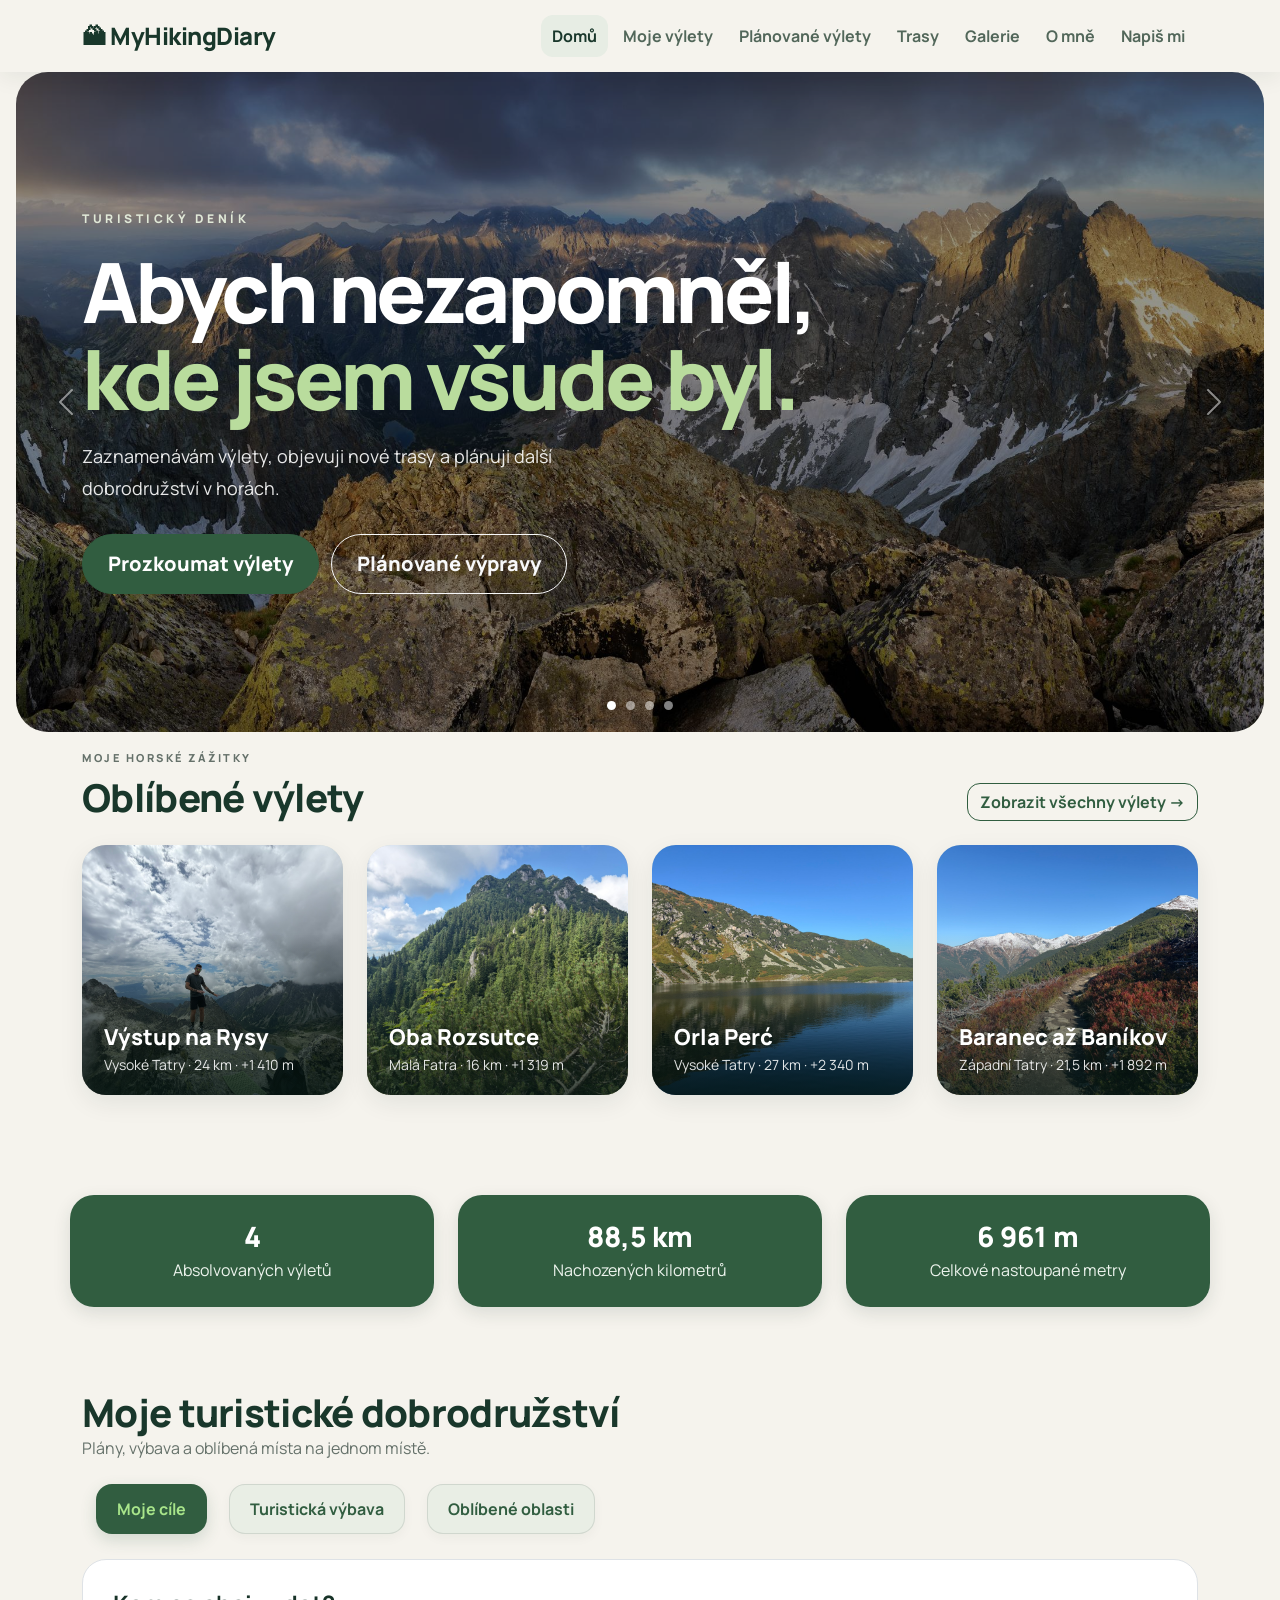
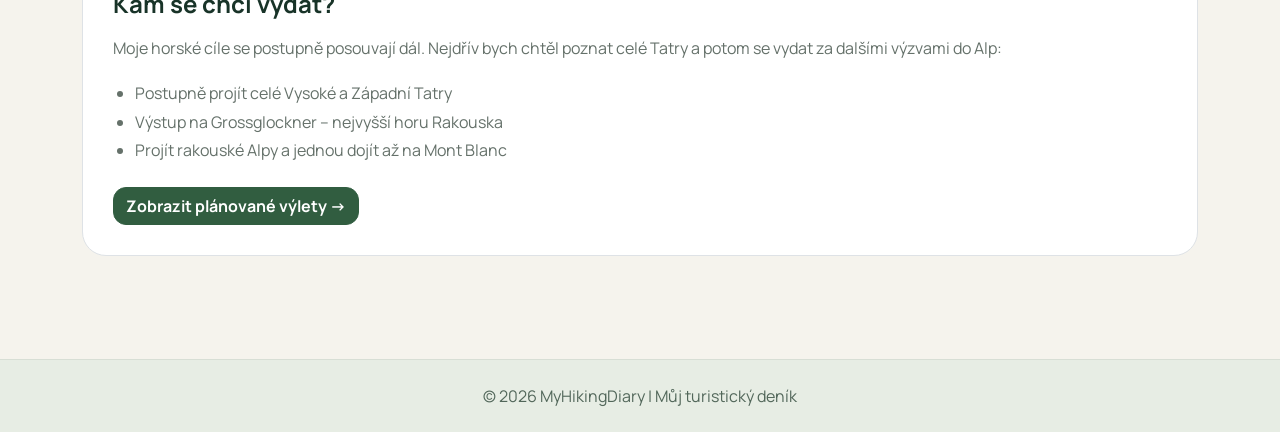
<file: index.html>
<!DOCTYPE html>
<html lang="cs">

<head>
    <meta charset="UTF-8">
    <meta name="viewport" content="width=device-width, initial-scale=1.0">

    <title>MyHikingDiary | Můj turistický deník</title>

    <!-- Font Manrope -->
<link rel="preconnect" href="https://fonts.googleapis.com">
<link rel="preconnect" href="https://fonts.gstatic.com" crossorigin>
<link href="https://fonts.googleapis.com/css2?family=Manrope:wght@400;500;600;700;800&display=swap" rel="stylesheet">

<!-- Bootstrap CSS -->
    <link
        href="https://cdn.jsdelivr.net/npm/bootstrap@5.3.3/dist/css/bootstrap.min.css"
        rel="stylesheet">

    <!-- Vlastní CSS -->
    <link rel="stylesheet" href="css/style.css">
</head>

<body>

    <!-- NAVIGACE -->
    <nav class="navbar navbar-expand-lg navbar-light sticky-top">
    <div class="container">
        <a class="navbar-brand fw-bold" href="index.html">🏔 MyHikingDiary</a>
        <button class="navbar-toggler" type="button" data-bs-toggle="collapse" data-bs-target="#menu" aria-controls="menu" aria-expanded="false" aria-label="Otevřít navigaci">
            <span class="navbar-toggler-icon"></span>
        </button>
        <div class="collapse navbar-collapse" id="menu">
            <ul class="navbar-nav ms-auto"><li class="nav-item"><a class="nav-link active" href="index.html">Domů</a></li>
<li class="nav-item"><a class="nav-link" href="vylety.html">Moje výlety</a></li>
<li class="nav-item"><a class="nav-link" href="plany.html">Plánované výlety</a></li>
<li class="nav-item"><a class="nav-link" href="trasy.html">Trasy</a></li>
<li class="nav-item"><a class="nav-link" href="galerie.html">Galerie</a></li>
<li class="nav-item"><a class="nav-link" href="omne.html">O mně</a></li>
<li class="nav-item"><a class="nav-link" href="kontakt.html">Napiš mi</a></li>
</ul>
        </div>
    </div>
</nav>


    <!-- ÚVODNÍ BOOTSTRAP CAROUSEL -->
    <section id="heroCarousel"
        class="carousel slide"
        data-bs-ride="carousel"
        data-bs-interval="5000"
        data-bs-wrap="true">

        <!-- Indikátory -->
        <div class="carousel-indicators">

            <button type="button"
                data-bs-target="#heroCarousel"
                data-bs-slide-to="0"
                class="active"
                aria-current="true"
                aria-label="Fotografie 1">
            </button>

            <button type="button"
                data-bs-target="#heroCarousel"
                data-bs-slide-to="1"
                aria-label="Fotografie 2">
            </button>

            <button type="button"
                data-bs-target="#heroCarousel"
                data-bs-slide-to="2"
                aria-label="Fotografie 3">
            </button>

            <button type="button"
                data-bs-target="#heroCarousel"
                data-bs-slide-to="3"
                aria-label="Fotografie 4">
            </button>

        </div>


        <!-- Fotografie -->
        <div class="carousel-inner">

            <div class="carousel-item active">
                <img
                    src="images/uvod1.jpg"
                    class="hero-image"
                    alt="Vysoké Tatry">
            </div>

            <div class="carousel-item">
                <img
                    src="images/uvod2.jpg"
                    class="hero-image"
                    alt="Lysá hora">
            </div>

            <div class="carousel-item">
                <img
                    src="images/uvod3.jpg"
                    class="hero-image"
                    alt="Alpské jezero">
            </div>

            <div class="carousel-item">
                <img
                    src="images/uvod4.jpg"
                    class="hero-image"
                    alt="Grossglockner">
            </div>

        </div>


        <!-- Text přes fotografie -->
        <div class="hero-overlay">

            <div class="container">

                <p class="hero-label">
                    TURISTICKÝ DENÍK
                </p>

                <h1>
                    Abych nezapomněl,<br>
                    <span>kde jsem všude byl.</span>
                </h1>

                <p class="hero-text">
                    Zaznamenávám výlety, objevuji nové trasy
                    a plánuji další dobrodružství v horách.
                </p>

                <div class="hero-actions">
                    <a href="vylety.html" class="btn btn-success btn-lg">Prozkoumat výlety</a>
                    <a href="plany.html" class="btn btn-outline-light btn-lg">Plánované výpravy</a>
                </div>

            </div>

        </div>


        <!-- Šipka zpět -->
        <button
            class="carousel-control-prev"
            type="button"
            data-bs-target="#heroCarousel"
            data-bs-slide="prev"
            aria-label="Předchozí fotografie">

            <span class="carousel-control-prev-icon"
                aria-hidden="true"></span>

        </button>


        <!-- Šipka vpřed -->
        <button
            class="carousel-control-next"
            type="button"
            data-bs-target="#heroCarousel"
            data-bs-slide="next"
            aria-label="Další fotografie">

            <span class="carousel-control-next-icon"
                aria-hidden="true"></span>

        </button>

    </section>


    <!-- STATISTIKY -->
    
    <!-- ABSOLVOVANÉ VÝLETY -->
    <section class="featured-section container">
        <div class="section-heading featured-heading">
            <div>
                <p class="eyebrow">MOJE HORSKÉ ZÁŽITKY</p>
                <h2>Oblíbené výlety</h2>
            </div>
            <a href="vylety.html" class="btn btn-outline-success">Zobrazit všechny výlety →</a>
        </div>
        <div class="row g-4">
            <div class="col-12 col-sm-6 col-xl-3">
                <a href="vylety.html" class="featured-card" data-completed-hike data-distance="24" data-ascent="1410">
                    <img src="images/rysy1.JPEG" alt="Výhledy z výstupu na Rysy">
                    <span class="featured-card-shade"></span>
                    <span class="featured-card-caption"><strong>Výstup na Rysy</strong><small>Vysoké Tatry · 24 km · +1 410 m</small></span>
                </a>
            </div>
            <div class="col-12 col-sm-6 col-xl-3">
                <a href="vylety.html" class="featured-card" data-completed-hike data-distance="16" data-ascent="1319">
                    <img src="images/fatra1.JPEG" alt="Horská krajina Malé Fatry">
                    <span class="featured-card-shade"></span>
                    <span class="featured-card-caption"><strong>Oba Rozsutce</strong><small>Malá Fatra · 16 km · +1 319 m</small></span>
                </a>
            </div>
            <div class="col-12 col-sm-6 col-xl-3">
                <a href="vylety.html" class="featured-card" data-completed-hike data-distance="27" data-ascent="2340">
                    <img src="images/perc1.JPEG" alt="Hřebenová trasa Orla Perć">
                    <span class="featured-card-shade"></span>
                    <span class="featured-card-caption"><strong>Orla Perć</strong><small>Vysoké Tatry · 27 km · +2 340 m</small></span>
                </a>
            </div>
            <div class="col-12 col-sm-6 col-xl-3">
                <a href="vylety.html" class="featured-card" data-completed-hike data-distance="21.5" data-ascent="1892">
                    <img src="images/zapadni1.JPEG" alt="Hřeben Západních Tater">
                    <span class="featured-card-shade"></span>
                    <span class="featured-card-caption"><strong>Baranec až Baníkov</strong><small>Západní Tatry · 21,5 km · +1 892 m</small></span>
                </a>
            </div>
        </div>
    </section>

    <!-- STATISTIKY SE POČÍTAJÍ Z ABSOLVOVANÝCH VÝLETŮ VÝŠE -->
    <section class="stats-section container">
        <div class="row g-4 text-center">
            <div class="col-md-4">
                <div class="stat-card">
                    <h3 id="completedHikesCount">4</h3>
                    <p>Absolvovaných výletů</p>
                </div>
            </div>
            <div class="col-md-4">
                <div class="stat-card">
                    <h3 id="completedHikesDistance">88,5 km</h3>
                    <p>Nachozených kilometrů</p>
                </div>
            </div>
            <div class="col-md-4">
                <div class="stat-card">
                    <h3 id="completedHikesAscent">6 961 m</h3>
                    <p>Celkové nastoupané metry</p>
                </div>
            </div>
        </div>
    </section>

<!-- PŘEPÍNACÍ ZÁLOŽKY -->
<section class="container tabs-section py-5">

    <div class="section-heading mb-4">
        <h2>Moje turistické dobrodružství</h2>
        <p>Plány, výbava a oblíbená místa na jednom místě.</p>
    </div>

    <!-- TLAČÍTKA ZÁLOŽEK -->
    <ul class="nav nav-tabs" id="myHikeTabs" role="tablist">

        <li class="nav-item" role="presentation">
            <button class="nav-link active"
                id="goals-tab"
                data-bs-toggle="tab"
                data-bs-target="#goals"
                type="button"
                role="tab"
                aria-controls="goals"
                aria-selected="true">
                Moje cíle
            </button>
        </li>

        <li class="nav-item" role="presentation">
            <button class="nav-link"
                id="equipment-tab"
                data-bs-toggle="tab"
                data-bs-target="#equipment"
                type="button"
                role="tab"
                aria-controls="equipment"
                aria-selected="false">
                Turistická výbava
            </button>
        </li>

        <li class="nav-item" role="presentation">
            <button class="nav-link"
                id="areas-tab"
                data-bs-toggle="tab"
                data-bs-target="#areas"
                type="button"
                role="tab"
                aria-controls="areas"
                aria-selected="false">
                Oblíbené oblasti
            </button>
        </li>

    </ul>


    <!-- OBSAH ZÁLOŽEK -->
    <div class="tab-content hike-tab-content" id="myHikeTabsContent">

        <!-- ZÁLOŽKA 1 -->
        <div class="tab-pane fade show active"
            id="goals"
            role="tabpanel"
            aria-labelledby="goals-tab"
            tabindex="0">

            <h3>Kam se chci vydat?</h3>

            <p>
                Moje horské cíle se postupně posouvají dál.
                Nejdřív bych chtěl poznat celé Tatry a potom se vydat za dalšími výzvami do Alp:
            </p>

            <ul>
                <li>Postupně projít celé Vysoké a Západní Tatry</li>
                <li>Výstup na Grossglockner – nejvyšší horu Rakouska</li>
                <li>Projít rakouské Alpy a jednou dojít až na Mont Blanc</li>
            </ul>

            <a href="plany.html" class="btn btn-success">
                Zobrazit plánované výlety →
            </a>

        </div>


        <!-- ZÁLOŽKA 2 -->
        <div class="tab-pane fade"
            id="equipment"
            role="tabpanel"
            aria-labelledby="equipment-tab"
            tabindex="0">

            <h3>Co si beru na túru?</h3>

            <p>
                Dobrá příprava a správná výbava jsou základem
                každého bezpečného horského výletu.
            </p>

            <ul>
                <li>Pohodlné turistické boty</li>
                <li>Turistický batoh</li>
                <li>Dostatek vody a jídla</li>
                <li>Mapa nebo navigace</li>
                <li>Vhodné oblečení a pláštěnka</li>
            </ul>

        </div>


        <!-- ZÁLOŽKA 3 -->
        <div class="tab-pane fade"
            id="areas"
            role="tabpanel"
            aria-labelledby="areas-tab"
            tabindex="0">

            <h3>Moje oblíbené oblasti</h3>

            <p>
                Nejraději objevuji horskou přírodu
                a místa s krásnými výhledy.
            </p>

            <ul>
                <li>Vysoké Tatry – horské štíty a plesa</li>
                <li>Beskydy – lesy a horské hřebeny</li>
                <li>Alpy – vysoké vrcholy a horská jezera</li>
            </ul>

            <a href="galerie.html" class="btn btn-outline-success">
                Prohlédnout galerii →
            </a>

        </div>

    </div>

</section>


    <!-- PATIČKA -->
    <footer class="text-center py-4">

        <p class="mb-0">
            © 2026 MyHikingDiary | Můj turistický deník
        </p>

    </footer>



    <script>
        // Souhrn se automaticky počítá z karet označených jako absolvované výlety.
        document.addEventListener('DOMContentLoaded', function () {
            const hikes = Array.from(document.querySelectorAll('[data-completed-hike]'));
            const totalDistance = hikes.reduce((sum, hike) => sum + Number(hike.dataset.distance || 0), 0);
            const totalAscent = hikes.reduce((sum, hike) => sum + Number(hike.dataset.ascent || 0), 0);
            const format = number => new Intl.NumberFormat('cs-CZ', { maximumFractionDigits: 1 }).format(number);

            document.getElementById('completedHikesCount').textContent = hikes.length;
            document.getElementById('completedHikesDistance').textContent = format(totalDistance) + ' km';
            document.getElementById('completedHikesAscent').textContent = format(totalAscent) + ' m';
        });
    </script>

    <!-- Bootstrap JavaScript -->
    <script src="https://cdn.jsdelivr.net/npm/bootstrap@5.3.3/dist/js/bootstrap.bundle.min.js"></script>

</body>
</html>
</file>
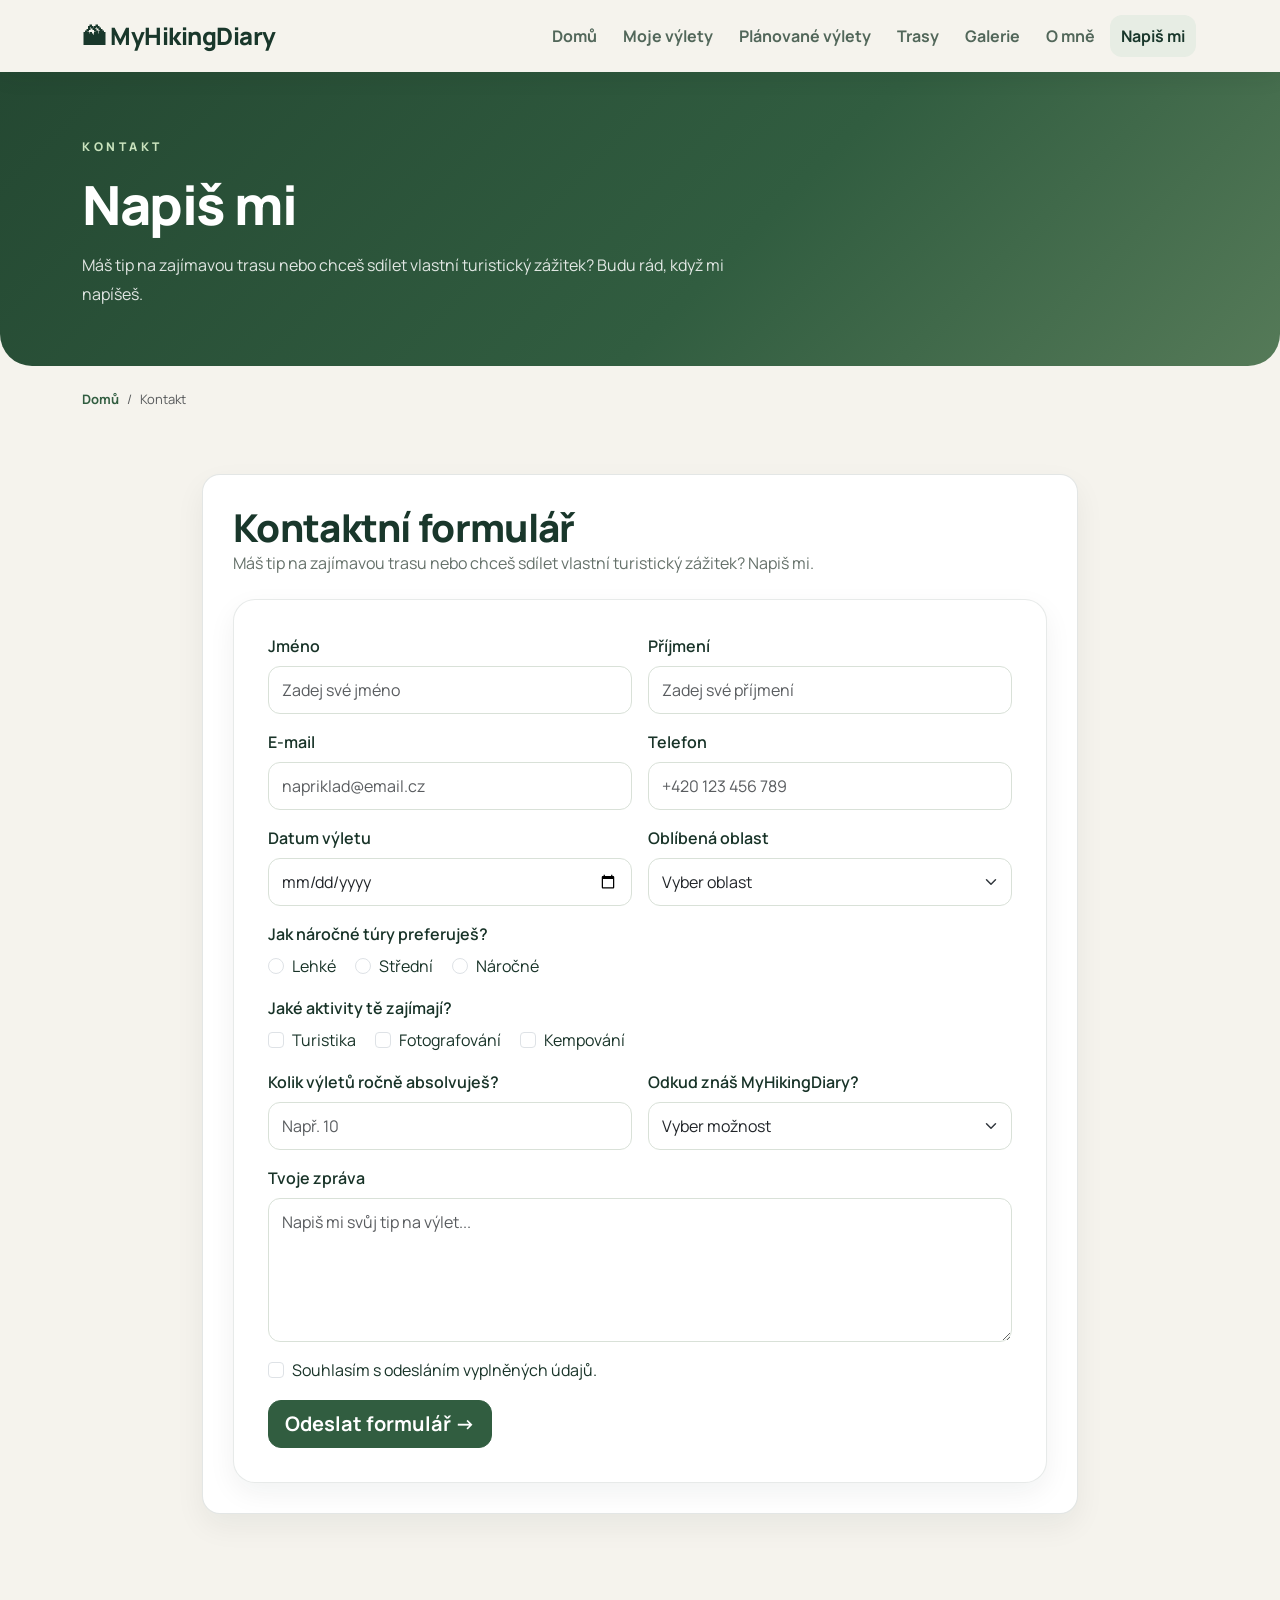
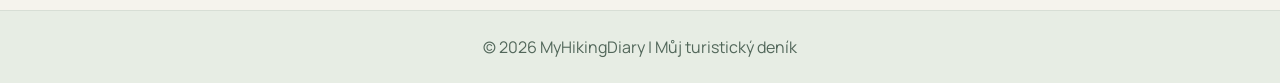
<file: kontakt.html>
<!DOCTYPE html>
<html lang="cs">

<head>
    <meta charset="UTF-8">
    <meta name="viewport" content="width=device-width, initial-scale=1.0">

    <!-- Jednotné písmo Manrope -->
    <link rel="preconnect" href="https://fonts.googleapis.com">
    <link rel="preconnect" href="https://fonts.gstatic.com" crossorigin>
    <link href="https://fonts.googleapis.com/css2?family=Manrope:wght@400;500;600;700;800&display=swap" rel="stylesheet">

    <title>Napiš mi | MyHikingDiary</title>

    <link href="https://cdn.jsdelivr.net/npm/bootstrap@5.3.3/dist/css/bootstrap.min.css"
        rel="stylesheet">

    <link rel="stylesheet" href="css/style.css">
</head>

<body>

    <!-- NAVIGACE -->
    <nav class="navbar navbar-expand-lg navbar-light sticky-top">
    <div class="container">
        <a class="navbar-brand fw-bold" href="index.html">🏔 MyHikingDiary</a>
        <button class="navbar-toggler" type="button" data-bs-toggle="collapse" data-bs-target="#menu" aria-controls="menu" aria-expanded="false" aria-label="Otevřít navigaci">
            <span class="navbar-toggler-icon"></span>
        </button>
        <div class="collapse navbar-collapse" id="menu">
            <ul class="navbar-nav ms-auto"><li class="nav-item"><a class="nav-link" href="index.html">Domů</a></li>
<li class="nav-item"><a class="nav-link" href="vylety.html">Moje výlety</a></li>
<li class="nav-item"><a class="nav-link" href="plany.html">Plánované výlety</a></li>
<li class="nav-item"><a class="nav-link" href="trasy.html">Trasy</a></li>
<li class="nav-item"><a class="nav-link" href="galerie.html">Galerie</a></li>
<li class="nav-item"><a class="nav-link" href="omne.html">O mně</a></li>
<li class="nav-item"><a class="nav-link active" href="kontakt.html">Napiš mi</a></li>
</ul>
        </div>
    </div>
</nav>


    <!-- HLAVIČKA -->
    <header class="subpage-header">
        <div class="container">
            <p class="hero-label">KONTAKT</p>
            <h1>Napiš mi</h1>
            <p>Máš tip na zajímavou trasu nebo chceš sdílet vlastní turistický zážitek? Budu rád, když mi napíšeš.</p>
        </div>
    </header>


    <!-- DROBEČKOVÁ NAVIGACE -->
    <div class="container mt-4">

        <nav aria-label="breadcrumb">
            <ol class="breadcrumb">

                <li class="breadcrumb-item">
                    <a href="index.html">Domů</a>
                </li>

                <li class="breadcrumb-item active" aria-current="page">
                    Kontakt
                </li>

            </ol>
        </nav>

    </div>


    <!-- O PROJEKTU -->
    <main class="container py-5 about-contact-main">

        <!-- KONTAKTNÍ FORMULÁŘ -->
        <section id="formular" class="contact-section">

            <div class="section-heading mb-4">
                <h2>Kontaktní formulář</h2>

                <p>
                    Máš tip na zajímavou trasu nebo chceš sdílet
                    vlastní turistický zážitek? Napiš mi.
                </p>
            </div>


            <form id="contactForm" class="contact-form">

                <div class="row g-3">

                    <!-- 1 -->
                    <div class="col-12 col-md-6">
                        <label for="jmeno" class="form-label">Jméno</label>
                        <input type="text" class="form-control"
                            id="jmeno" name="jmeno"
                            placeholder="Zadej své jméno" required>
                    </div>

                    <!-- 2 -->
                    <div class="col-12 col-md-6">
                        <label for="prijmeni" class="form-label">Příjmení</label>
                        <input type="text" class="form-control"
                            id="prijmeni" name="prijmeni"
                            placeholder="Zadej své příjmení" required>
                    </div>

                    <!-- 3 -->
                    <div class="col-12 col-md-6">
                        <label for="email" class="form-label">E-mail</label>
                        <input type="email" class="form-control"
                            id="email" name="email"
                            placeholder="napriklad@email.cz" required>
                    </div>

                    <!-- 4 -->
                    <div class="col-12 col-md-6">
                        <label for="telefon" class="form-label">Telefon</label>
                        <input type="tel" class="form-control"
                            id="telefon" name="telefon"
                            placeholder="+420 123 456 789">
                    </div>

                    <!-- 5 -->
                    <div class="col-12 col-md-6">
                        <label for="datum" class="form-label">Datum výletu</label>
                        <input type="date" class="form-control"
                            id="datum" name="datum">
                    </div>

                    <!-- 6 -->
                    <div class="col-12 col-md-6">
                        <label for="oblast" class="form-label">Oblíbená oblast</label>
                        <select class="form-select" id="oblast" name="oblast">
                            <option value="">Vyber oblast</option>
                            <option>Krkonoše</option>
                            <option>Beskydy</option>
                            <option>Jeseníky</option>
                            <option>Vysoké Tatry</option>
                            <option>Alpy</option>
                            <option>Jiná oblast</option>
                        </select>
                    </div>

                    <!-- 7 -->
                    <div class="col-12">
                        <label class="form-label d-block">
                            Jak náročné túry preferuješ?
                        </label>

                        <div class="form-check form-check-inline">
                            <input class="form-check-input"
                                type="radio" name="obtiznost"
                                id="lehka" value="Lehká">
                            <label class="form-check-label" for="lehka">
                                Lehké
                            </label>
                        </div>

                        <div class="form-check form-check-inline">
                            <input class="form-check-input"
                                type="radio" name="obtiznost"
                                id="stredni" value="Střední">
                            <label class="form-check-label" for="stredni">
                                Střední
                            </label>
                        </div>

                        <div class="form-check form-check-inline">
                            <input class="form-check-input"
                                type="radio" name="obtiznost"
                                id="narocna" value="Náročná">
                            <label class="form-check-label" for="narocna">
                                Náročné
                            </label>
                        </div>
                    </div>

                    <!-- 8 -->
                    <div class="col-12">
                        <label class="form-label d-block">
                            Jaké aktivity tě zajímají?
                        </label>

                        <div class="form-check form-check-inline">
                            <input class="form-check-input"
                                type="checkbox" id="turistika"
                                name="aktivity" value="Turistika">
                            <label class="form-check-label" for="turistika">
                                Turistika
                            </label>
                        </div>

                        <div class="form-check form-check-inline">
                            <input class="form-check-input"
                                type="checkbox" id="foceni"
                                name="aktivity" value="Fotografování">
                            <label class="form-check-label" for="foceni">
                                Fotografování
                            </label>
                        </div>

                        <div class="form-check form-check-inline">
                            <input class="form-check-input"
                                type="checkbox" id="kempovani"
                                name="aktivity" value="Kempování">
                            <label class="form-check-label" for="kempovani">
                                Kempování
                            </label>
                        </div>
                    </div>

                    <!-- 9 -->
                    <div class="col-12 col-md-6">
                        <label for="pocet" class="form-label">
                            Kolik výletů ročně absolvuješ?
                        </label>

                        <input type="number" class="form-control"
                            id="pocet" name="pocet"
                            min="0" max="365" placeholder="Např. 10">
                    </div>

                    <!-- 10 -->
                    <div class="col-12 col-md-6">
                        <label for="zdroj" class="form-label">
                            Odkud znáš MyHikingDiary?
                        </label>

                        <select class="form-select" id="zdroj" name="zdroj">
                            <option value="">Vyber možnost</option>
                            <option>Internet</option>
                            <option>Sociální sítě</option>
                            <option>Od známých</option>
                            <option>Jiné</option>
                        </select>
                    </div>

                    <!-- 11 -->
                    <div class="col-12">
                        <label for="zprava" class="form-label">
                            Tvoje zpráva
                        </label>

                        <textarea class="form-control"
                            id="zprava" name="zprava"
                            rows="5"
                            placeholder="Napiš mi svůj tip na výlet..."
                            required></textarea>
                    </div>

                    <!-- 12 -->
                    <div class="col-12">
                        <div class="form-check">
                            <input class="form-check-input"
                                type="checkbox"
                                id="souhlas" name="souhlas" required>

                            <label class="form-check-label" for="souhlas">
                                Souhlasím s odesláním vyplněných údajů.
                            </label>
                        </div>
                    </div>

                    <!-- ODESLÁNÍ -->
                    <div class="col-12">
                        <button type="submit" class="btn btn-success btn-lg">
                            Odeslat formulář →
                        </button>
                    </div>

                </div>

            </form>

            <div id="formMessage" class="alert alert-success mt-4 d-none"
                role="status">
                Formulář byl úspěšně vyplněn.
            </div>

        </section>

    </main>


    <!-- PATIČKA -->
    <footer class="text-center py-4 mt-5">
        <p class="mb-0">© 2026 MyHikingDiary | Můj turistický deník</p>
    </footer>


    <!-- BOOTSTRAP JAVASCRIPT -->
    <script src="https://cdn.jsdelivr.net/npm/bootstrap@5.3.3/dist/js/bootstrap.bundle.min.js"></script>

    <!-- UKÁZKOVÉ ODESLÁNÍ FORMULÁŘE -->
    <script>
        const contactForm = document.getElementById('contactForm');
        const formMessage = document.getElementById('formMessage');

        contactForm.addEventListener('submit', function (event) {
            event.preventDefault();

            if (!contactForm.checkValidity()) {
                contactForm.reportValidity();
                return;
            }

            formMessage.classList.remove('d-none');
            contactForm.reset();
        });
    </script>

</body>
</html>
</file>
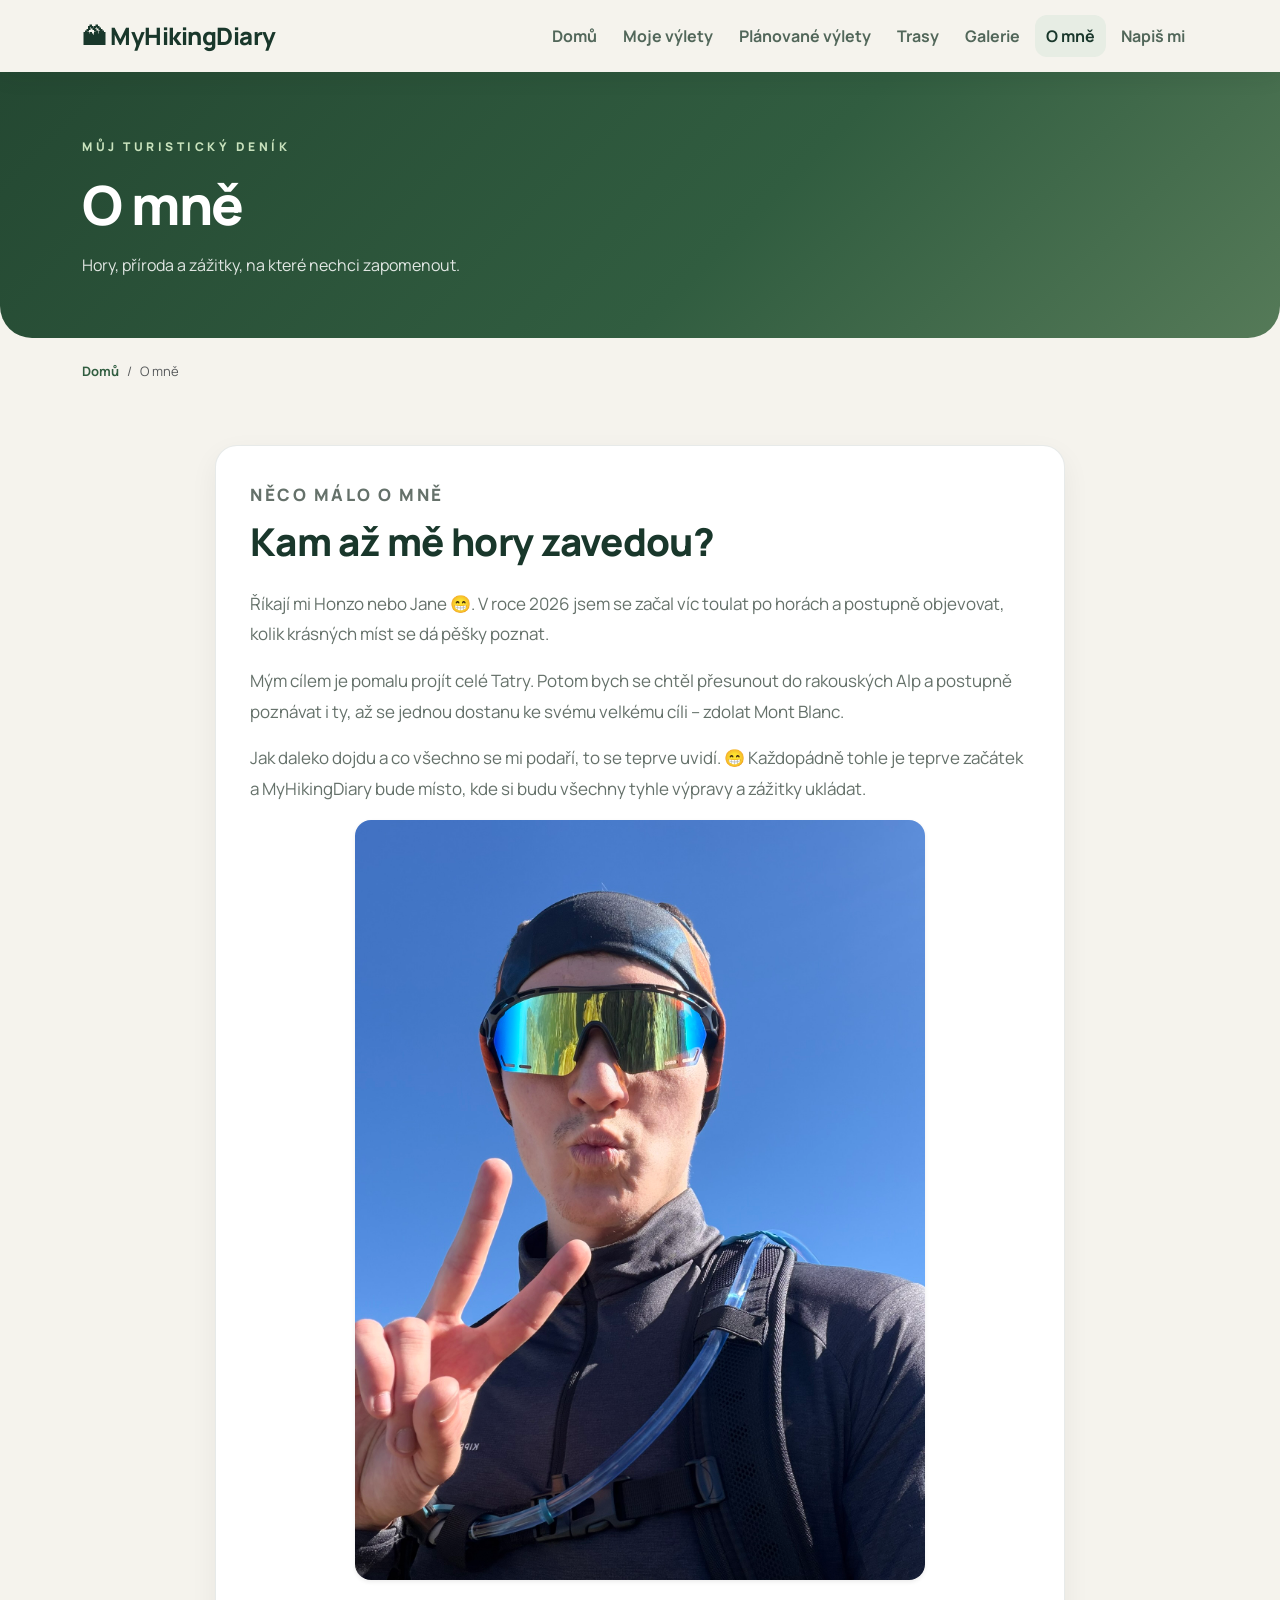
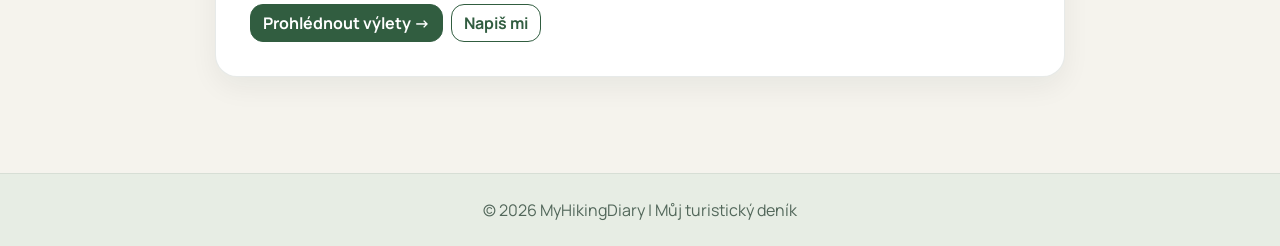
<file: omne.html>
<!DOCTYPE html>
<html lang="cs">
<head>
    <meta charset="UTF-8">
    <meta name="viewport" content="width=device-width, initial-scale=1.0">
    <title>O mně | MyHikingDiary</title>
    <link rel="preconnect" href="https://fonts.googleapis.com">
    <link rel="preconnect" href="https://fonts.gstatic.com" crossorigin>
    <link href="https://fonts.googleapis.com/css2?family=Manrope:wght@400;500;600;700;800&display=swap" rel="stylesheet">
    <link href="https://cdn.jsdelivr.net/npm/bootstrap@5.3.3/dist/css/bootstrap.min.css" rel="stylesheet">
    <link rel="stylesheet" href="css/style.css">
</head>
<body>
<nav class="navbar navbar-expand-lg navbar-light sticky-top">
    <div class="container">
        <a class="navbar-brand fw-bold" href="index.html">🏔 MyHikingDiary</a>
        <button class="navbar-toggler" type="button" data-bs-toggle="collapse" data-bs-target="#menu" aria-controls="menu" aria-expanded="false" aria-label="Otevřít navigaci">
            <span class="navbar-toggler-icon"></span>
        </button>
        <div class="collapse navbar-collapse" id="menu">
            <ul class="navbar-nav ms-auto"><li class="nav-item"><a class="nav-link" href="index.html">Domů</a></li>
<li class="nav-item"><a class="nav-link" href="vylety.html">Moje výlety</a></li>
<li class="nav-item"><a class="nav-link" href="plany.html">Plánované výlety</a></li>
<li class="nav-item"><a class="nav-link" href="trasy.html">Trasy</a></li>
<li class="nav-item"><a class="nav-link" href="galerie.html">Galerie</a></li>
<li class="nav-item"><a class="nav-link active" href="omne.html">O mně</a></li>
<li class="nav-item"><a class="nav-link" href="kontakt.html">Napiš mi</a></li>
</ul>
        </div>
    </div>
</nav>
    <header class="subpage-header">
        <div class="container">
            <p class="hero-label">MŮJ TURISTICKÝ DENÍK</p>
            <h1>O mně</h1>
            <p>Hory, příroda a zážitky, na které nechci zapomenout.</p>
        </div>
    </header>

    <!-- DROBEČKOVÁ NAVIGACE -->
    <div class="container mt-4">
        <nav aria-label="breadcrumb">
            <ol class="breadcrumb">
                <li class="breadcrumb-item">
                    <a href="index.html">Domů</a>
                </li>
                <li class="breadcrumb-item active" aria-current="page">
                    O mně
                </li>
            </ol>
        </nav>
    </div>

    <main class="container py-5">
        <section class="about-section mx-auto">
            <div class="section-heading mb-4">
                <p class="eyebrow">NĚCO MÁLO O MNĚ</p>
                <h2>Kam až mě hory zavedou?</h2>
            </div>
            <p>Říkají mi Honzo nebo Jane 😁. V roce 2026 jsem se začal víc toulat po horách a postupně objevovat, kolik krásných míst se dá pěšky poznat.</p>
            <p>Mým cílem je pomalu projít celé Tatry. Potom bych se chtěl přesunout do rakouských Alp a postupně poznávat i ty, až se jednou dostanu ke svému velkému cíli – zdolat Mont Blanc.</p>
            <p>Jak daleko dojdu a co všechno se mi podaří, to se teprve uvidí. 😁 Každopádně tohle je teprve začátek a MyHikingDiary bude místo, kde si budu všechny tyhle výpravy a zážitky ukládat.</p>
            <img src="images/ja1.JPEG" alt="Honza na horském výletě" class="img-fluid rounded-4 shadow-sm mt-3" style="display:block; width:auto; max-width:100%; height:auto; max-height:760px; object-fit:contain; object-position:center; margin-left:auto; margin-right:auto;">
            <div class="d-flex flex-wrap gap-2 mt-4">
                <a href="vylety.html" class="btn btn-success">Prohlédnout výlety →</a>
                <a href="kontakt.html" class="btn btn-outline-success">Napiš mi</a>
            </div>
        </section>
    </main>
    <footer class="text-center py-4 mt-5">
        <p class="mb-0">© 2026 MyHikingDiary | Můj turistický deník</p>
    </footer>
    <script src="https://cdn.jsdelivr.net/npm/bootstrap@5.3.3/dist/js/bootstrap.bundle.min.js"></script>
</body>
</html>
</file>
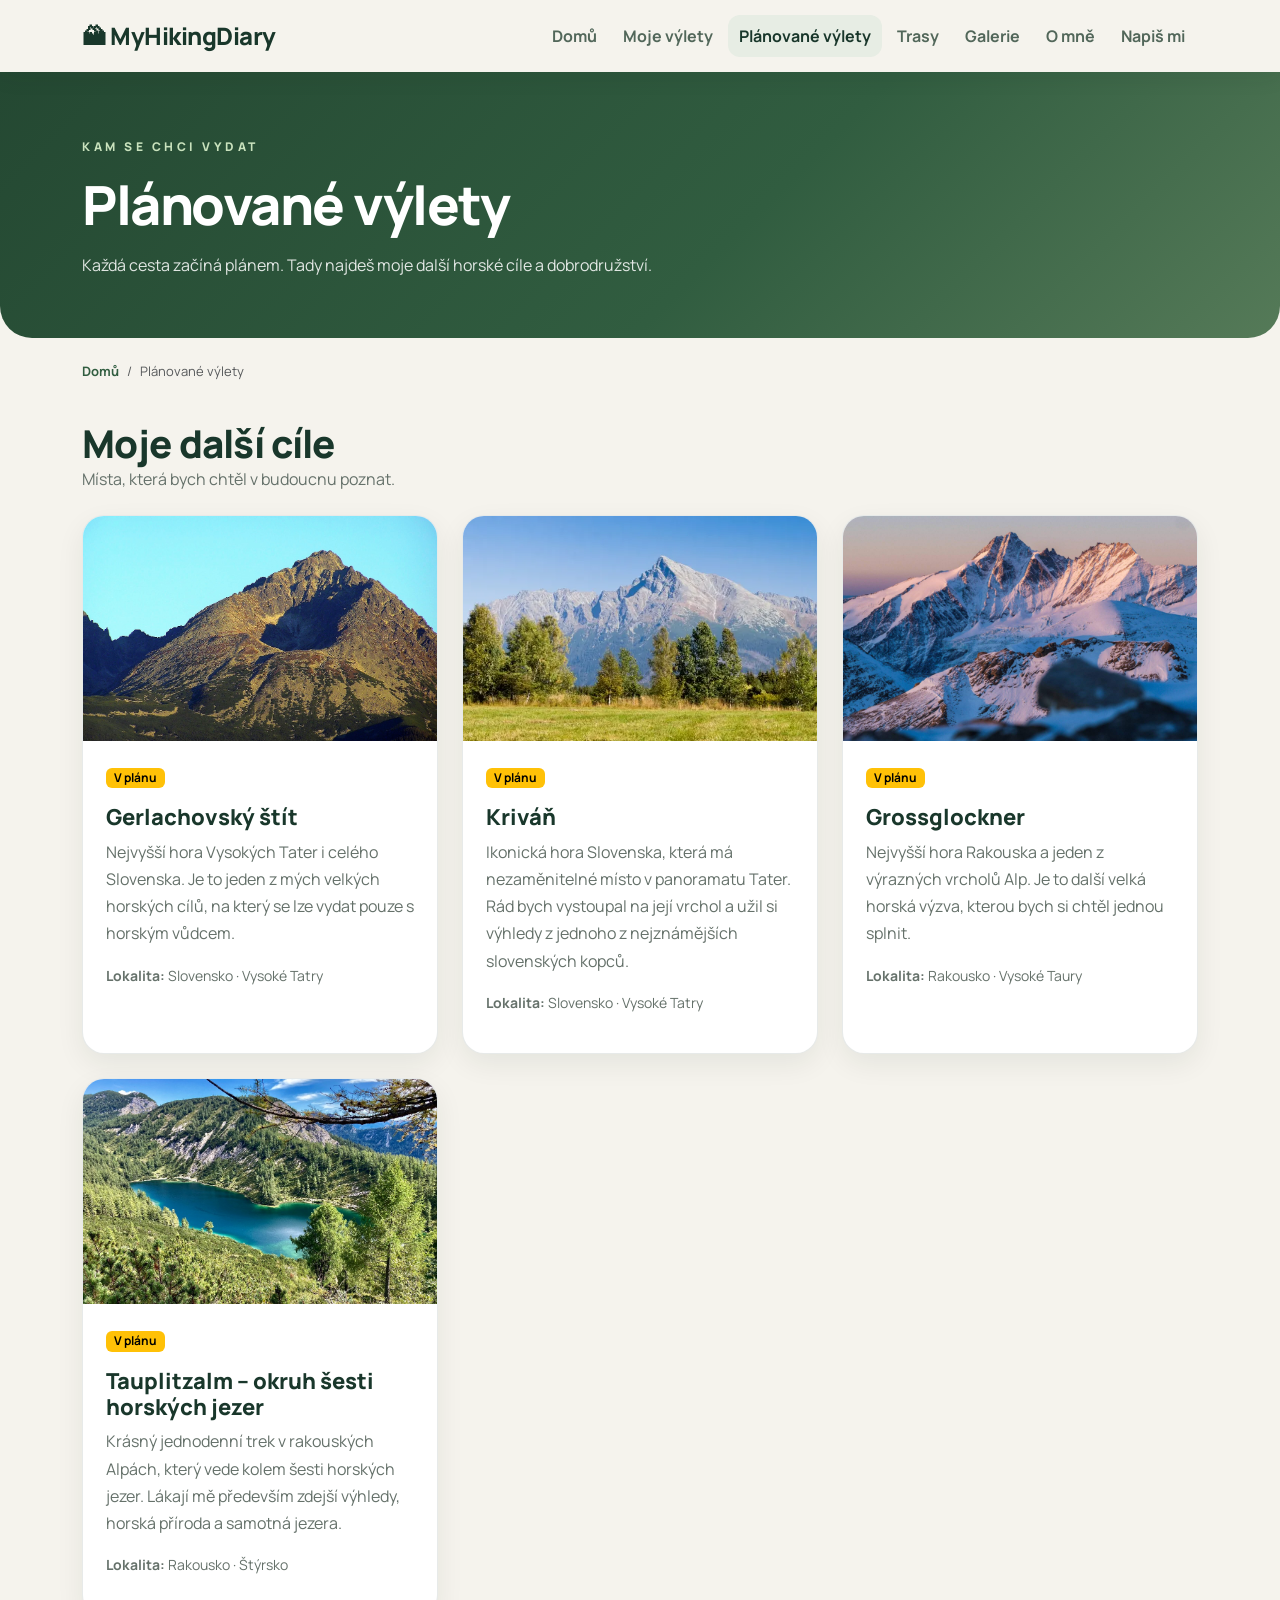
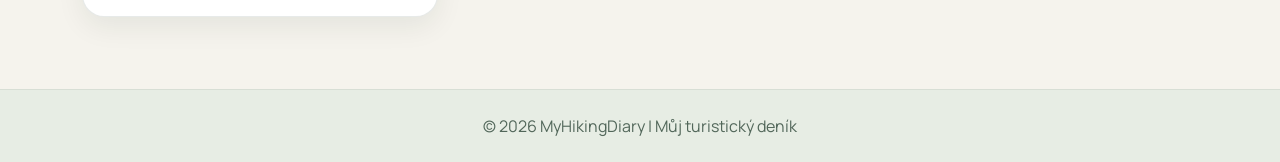
<file: plany.html>
<!DOCTYPE html>
<html lang="cs">

<head>
    <meta charset="UTF-8">
    <meta name="viewport" content="width=device-width, initial-scale=1.0">

    <!-- Jednotné písmo Manrope -->
    <link rel="preconnect" href="https://fonts.googleapis.com">
    <link rel="preconnect" href="https://fonts.gstatic.com" crossorigin>
    <link href="https://fonts.googleapis.com/css2?family=Manrope:wght@400;500;600;700;800&display=swap" rel="stylesheet">

    <title>Plánované výlety | MyHikingDiary</title>

    <link
        href="https://cdn.jsdelivr.net/npm/bootstrap@5.3.3/dist/css/bootstrap.min.css"
        rel="stylesheet">

    <link rel="stylesheet" href="css/style.css">
</head>

<body>

    <!-- NAVIGACE -->
    <nav class="navbar navbar-expand-lg navbar-light sticky-top">
        <div class="container">
            <a class="navbar-brand fw-bold" href="index.html">🏔 MyHikingDiary</a>
            <button class="navbar-toggler" type="button" data-bs-toggle="collapse" data-bs-target="#menu" aria-controls="menu" aria-expanded="false" aria-label="Otevřít navigaci">
                <span class="navbar-toggler-icon"></span>
            </button>
            <div class="collapse navbar-collapse" id="menu">
                <ul class="navbar-nav ms-auto">
                    <li class="nav-item"><a class="nav-link" href="index.html">Domů</a></li>
                    <li class="nav-item"><a class="nav-link" href="vylety.html">Moje výlety</a></li>
                    <li class="nav-item"><a class="nav-link active" href="plany.html">Plánované výlety</a></li>
                    <li class="nav-item"><a class="nav-link" href="trasy.html">Trasy</a></li>
                    <li class="nav-item"><a class="nav-link" href="galerie.html">Galerie</a></li>
                    <li class="nav-item"><a class="nav-link" href="omne.html">O mně</a></li>
                    <li class="nav-item"><a class="nav-link" href="kontakt.html">Napiš mi</a></li>
                </ul>
            </div>
        </div>
    </nav>


    <!-- HLAVIČKA -->
    <header class="subpage-header">
        <div class="container">

            <p class="hero-label">KAM SE CHCI VYDAT</p>

            <h1>Plánované výlety</h1>

            <p>
                Každá cesta začíná plánem.
                Tady najdeš moje další horské cíle a dobrodružství.
            </p>

        </div>
    </header>


    <!-- DROBEČKOVÁ NAVIGACE -->
    <div class="container mt-4">

        <nav aria-label="breadcrumb">
            <ol class="breadcrumb">

                <li class="breadcrumb-item">
                    <a href="index.html">Domů</a>
                </li>

                <li class="breadcrumb-item active" aria-current="page">
                    Plánované výlety
                </li>

            </ol>
        </nav>

    </div>


    <!-- PLÁNOVANÉ VÝLETY -->
    <main class="container py-4">

        <div class="section-heading mb-4">

            <h2>Moje další cíle</h2>

            <p>
                Místa, která bych chtěl v budoucnu poznat.
            </p>

        </div>


        <div class="row g-4">

            <!-- PLÁN 1: GERLACHOVSKÝ ŠTÍT -->
            <div class="col-12 col-md-6 col-lg-4">
                <div class="card hike-card h-100">
                    <img src="images/gerlach1.jpg" class="card-img-top" alt="Gerlachovský štít ve Vysokých Tatrách">
                    <div class="card-body">
                        <span class="badge text-bg-warning">V plánu</span>
                        <h3 class="card-title mt-3">Gerlachovský štít</h3>
                        <p class="card-text">
                            Nejvyšší hora Vysokých Tater i celého Slovenska. Je to jeden z mých velkých horských cílů, na který se lze vydat pouze s horským vůdcem.
                        </p>
                        <p class="hike-detail"><strong>Lokalita:</strong> Slovensko · Vysoké Tatry</p>
                    </div>
                </div>
            </div>

            <!-- PLÁN 2: KRIVÁŇ -->
            <div class="col-12 col-md-6 col-lg-4">
                <div class="card hike-card h-100">
                    <img src="images/krivan1.webp" class="card-img-top" alt="Vrchol Kriváně ve Vysokých Tatrách">
                    <div class="card-body">
                        <span class="badge text-bg-warning">V plánu</span>
                        <h3 class="card-title mt-3">Kriváň</h3>
                        <p class="card-text">
                            Ikonická hora Slovenska, která má nezaměnitelné místo v panoramatu Tater. Rád bych vystoupal na její vrchol a užil si výhledy z jednoho z nejznámějších slovenských kopců.
                        </p>
                        <p class="hike-detail"><strong>Lokalita:</strong> Slovensko · Vysoké Tatry</p>
                    </div>
                </div>
            </div>

            <!-- PLÁN 3: GROSSGLOCKNER -->
            <div class="col-12 col-md-6 col-lg-4">
                <div class="card hike-card h-100">
                    <img src="images/glossglockner1.jpg" class="card-img-top" alt="Grossglockner, nejvyšší hora Rakouska">
                    <div class="card-body">
                        <span class="badge text-bg-warning">V plánu</span>
                        <h3 class="card-title mt-3">Grossglockner</h3>
                        <p class="card-text">
                            Nejvyšší hora Rakouska a jeden z výrazných vrcholů Alp. Je to další velká horská výzva, kterou bych si chtěl jednou splnit.
                        </p>
                        <p class="hike-detail"><strong>Lokalita:</strong> Rakousko · Vysoké Taury</p>
                    </div>
                </div>
            </div>

            <!-- PLÁN 4: TAUPLITZALM -->
            <div class="col-12 col-md-6 col-lg-4">
                <div class="card hike-card h-100">
                    <img src="images/jezera1.jpg" class="card-img-top" alt="Horská jezera v oblasti Tauplitzalm">
                    <div class="card-body">
                        <span class="badge text-bg-warning">V plánu</span>
                        <h3 class="card-title mt-3">Tauplitzalm – okruh šesti horských jezer</h3>
                        <p class="card-text">
                            Krásný jednodenní trek v rakouských Alpách, který vede kolem šesti horských jezer. Lákají mě především zdejší výhledy, horská příroda a samotná jezera.
                        </p>
                        <p class="hike-detail"><strong>Lokalita:</strong> Rakousko · Štýrsko</p>
                    </div>
                </div>
            </div>

        </div>

    </main>


    <!-- PATIČKA -->
    <footer class="text-center py-4 mt-5">

        <p class="mb-0">
            © 2026 MyHikingDiary | Můj turistický deník
        </p>

    </footer>


    <script src="https://cdn.jsdelivr.net/npm/bootstrap@5.3.3/dist/js/bootstrap.bundle.min.js"></script>

</body>
</html>
</file>
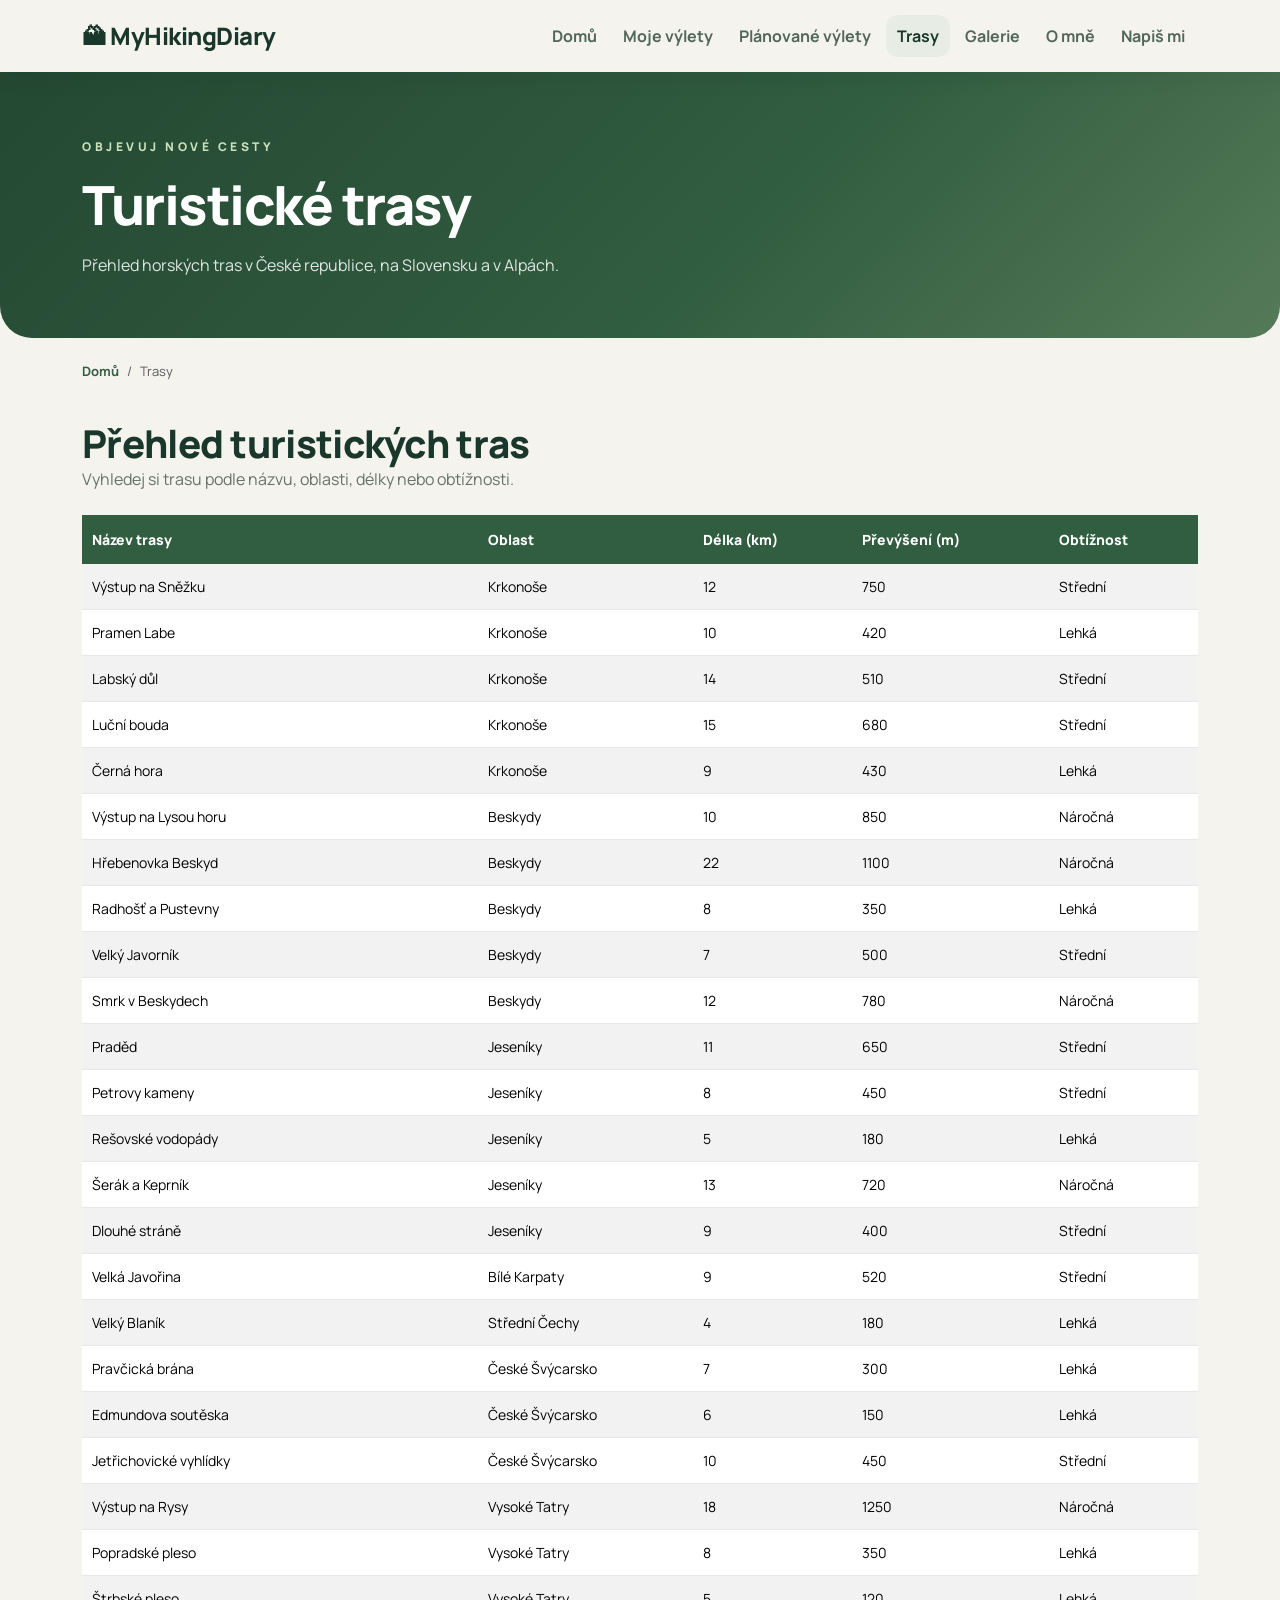
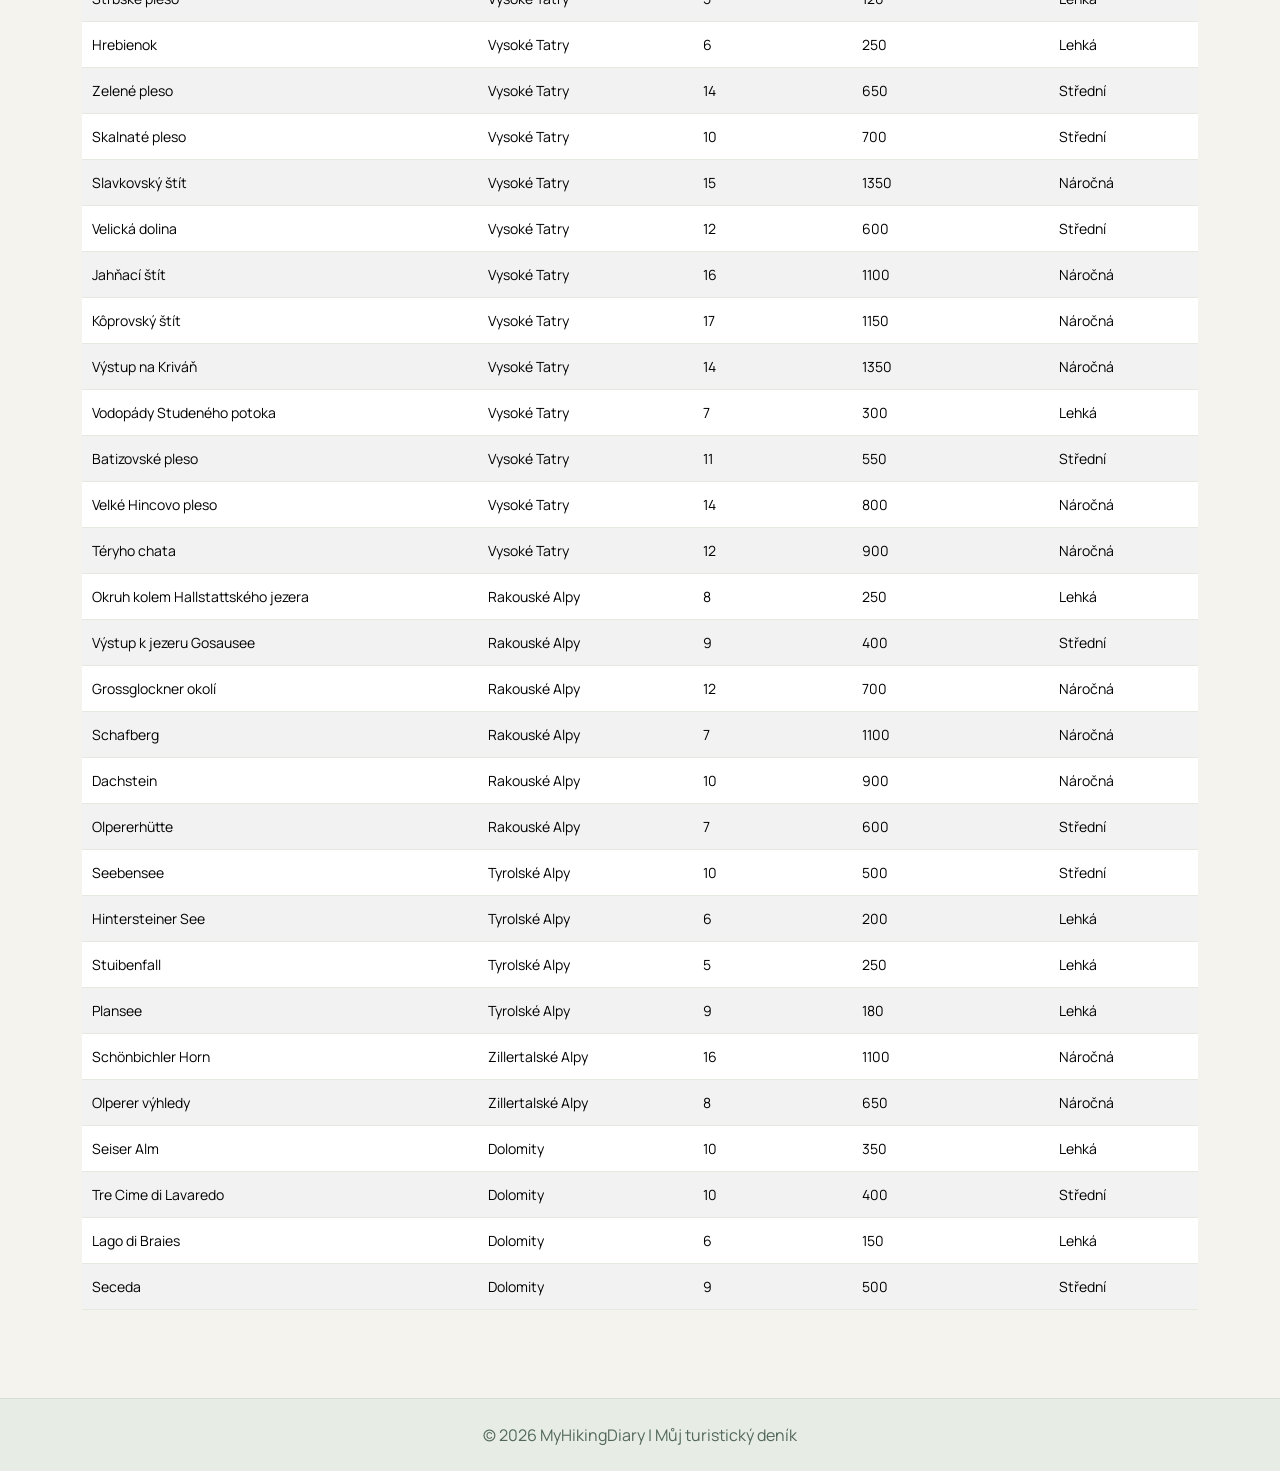
<file: trasy.html>
<!DOCTYPE html>
<html lang="cs">

<head>
    <meta charset="UTF-8">
    <meta name="viewport" content="width=device-width, initial-scale=1.0">

    <!-- Jednotné písmo Manrope -->
    <link rel="preconnect" href="https://fonts.googleapis.com">
    <link rel="preconnect" href="https://fonts.gstatic.com" crossorigin>
    <link href="https://fonts.googleapis.com/css2?family=Manrope:wght@400;500;600;700;800&display=swap" rel="stylesheet">

    <title>Turistické trasy | MyHikingDiary</title>

    <!-- Bootstrap CSS -->
    <link href="https://cdn.jsdelivr.net/npm/bootstrap@5.3.3/dist/css/bootstrap.min.css"
        rel="stylesheet">

    <!-- DataTables CSS -->
    <link href="https://cdn.datatables.net/1.13.8/css/dataTables.bootstrap5.min.css"
        rel="stylesheet">

    <!-- Vlastní CSS -->
    <link rel="stylesheet" href="css/style.css">
</head>

<body>

    <!-- NAVIGACE -->
    <nav class="navbar navbar-expand-lg navbar-light sticky-top">
    <div class="container">
        <a class="navbar-brand fw-bold" href="index.html">🏔 MyHikingDiary</a>
        <button class="navbar-toggler" type="button" data-bs-toggle="collapse" data-bs-target="#menu" aria-controls="menu" aria-expanded="false" aria-label="Otevřít navigaci">
            <span class="navbar-toggler-icon"></span>
        </button>
        <div class="collapse navbar-collapse" id="menu">
            <ul class="navbar-nav ms-auto"><li class="nav-item"><a class="nav-link" href="index.html">Domů</a></li>
<li class="nav-item"><a class="nav-link" href="vylety.html">Moje výlety</a></li>
<li class="nav-item"><a class="nav-link" href="plany.html">Plánované výlety</a></li>
<li class="nav-item"><a class="nav-link active" href="trasy.html">Trasy</a></li>
<li class="nav-item"><a class="nav-link" href="galerie.html">Galerie</a></li>
<li class="nav-item"><a class="nav-link" href="omne.html">O mně</a></li>
<li class="nav-item"><a class="nav-link" href="kontakt.html">Napiš mi</a></li>
</ul>
        </div>
    </div>
</nav>


    <!-- HLAVIČKA -->
    <header class="subpage-header">
        <div class="container">
            <p class="hero-label">OBJEVUJ NOVÉ CESTY</p>
            <h1>Turistické trasy</h1>
            <p>
                Přehled horských tras v České republice,
                na Slovensku a v Alpách.
            </p>
        </div>
    </header>


    <!-- DROBEČKOVÁ NAVIGACE -->
    <div class="container mt-4">
        <nav aria-label="breadcrumb">
            <ol class="breadcrumb">
                <li class="breadcrumb-item">
                    <a href="index.html">Domů</a>
                </li>
                <li class="breadcrumb-item active" aria-current="page">
                    Trasy
                </li>
            </ol>
        </nav>
    </div>


    <!-- TABULKA TRAS -->
    <main class="container py-4">

        <div class="section-heading mb-4">
            <h2>Přehled turistických tras</h2>
            <p>
                Vyhledej si trasu podle názvu, oblasti,
                délky nebo obtížnosti.
            </p>
        </div>

        <div class="table-responsive">
            <table id="trasyTable" class="table table-striped table-hover align-middle w-100">

                <thead class="table-dark">
                    <tr>
                        <th>Název trasy</th>
                        <th>Oblast</th>
                        <th>Délka (km)</th>
                        <th>Převýšení (m)</th>
                        <th>Obtížnost</th>
                    </tr>
                </thead>

                <tbody>
                    <tr><td>Výstup na Sněžku</td><td>Krkonoše</td><td>12</td><td>750</td><td>Střední</td></tr>
                    <tr><td>Pramen Labe</td><td>Krkonoše</td><td>10</td><td>420</td><td>Lehká</td></tr>
                    <tr><td>Labský důl</td><td>Krkonoše</td><td>14</td><td>510</td><td>Střední</td></tr>
                    <tr><td>Luční bouda</td><td>Krkonoše</td><td>15</td><td>680</td><td>Střední</td></tr>
                    <tr><td>Černá hora</td><td>Krkonoše</td><td>9</td><td>430</td><td>Lehká</td></tr>
                    <tr><td>Výstup na Lysou horu</td><td>Beskydy</td><td>10</td><td>850</td><td>Náročná</td></tr>
                    <tr><td>Hřebenovka Beskyd</td><td>Beskydy</td><td>22</td><td>1100</td><td>Náročná</td></tr>
                    <tr><td>Radhošť a Pustevny</td><td>Beskydy</td><td>8</td><td>350</td><td>Lehká</td></tr>
                    <tr><td>Velký Javorník</td><td>Beskydy</td><td>7</td><td>500</td><td>Střední</td></tr>
                    <tr><td>Smrk v Beskydech</td><td>Beskydy</td><td>12</td><td>780</td><td>Náročná</td></tr>

                    <tr><td>Praděd</td><td>Jeseníky</td><td>11</td><td>650</td><td>Střední</td></tr>
                    <tr><td>Petrovy kameny</td><td>Jeseníky</td><td>8</td><td>450</td><td>Střední</td></tr>
                    <tr><td>Rešovské vodopády</td><td>Jeseníky</td><td>5</td><td>180</td><td>Lehká</td></tr>
                    <tr><td>Šerák a Keprník</td><td>Jeseníky</td><td>13</td><td>720</td><td>Náročná</td></tr>
                    <tr><td>Dlouhé stráně</td><td>Jeseníky</td><td>9</td><td>400</td><td>Střední</td></tr>

                    <tr><td>Velká Javořina</td><td>Bílé Karpaty</td><td>9</td><td>520</td><td>Střední</td></tr>
                    <tr><td>Velký Blaník</td><td>Střední Čechy</td><td>4</td><td>180</td><td>Lehká</td></tr>
                    <tr><td>Pravčická brána</td><td>České Švýcarsko</td><td>7</td><td>300</td><td>Lehká</td></tr>
                    <tr><td>Edmundova soutěska</td><td>České Švýcarsko</td><td>6</td><td>150</td><td>Lehká</td></tr>
                    <tr><td>Jetřichovické vyhlídky</td><td>České Švýcarsko</td><td>10</td><td>450</td><td>Střední</td></tr>

                    <tr><td>Výstup na Rysy</td><td>Vysoké Tatry</td><td>18</td><td>1250</td><td>Náročná</td></tr>
                    <tr><td>Popradské pleso</td><td>Vysoké Tatry</td><td>8</td><td>350</td><td>Lehká</td></tr>
                    <tr><td>Štrbské pleso</td><td>Vysoké Tatry</td><td>5</td><td>120</td><td>Lehká</td></tr>
                    <tr><td>Hrebienok</td><td>Vysoké Tatry</td><td>6</td><td>250</td><td>Lehká</td></tr>
                    <tr><td>Zelené pleso</td><td>Vysoké Tatry</td><td>14</td><td>650</td><td>Střední</td></tr>
                    <tr><td>Skalnaté pleso</td><td>Vysoké Tatry</td><td>10</td><td>700</td><td>Střední</td></tr>
                    <tr><td>Slavkovský štít</td><td>Vysoké Tatry</td><td>15</td><td>1350</td><td>Náročná</td></tr>
                    <tr><td>Velická dolina</td><td>Vysoké Tatry</td><td>12</td><td>600</td><td>Střední</td></tr>
                    <tr><td>Jahňací štít</td><td>Vysoké Tatry</td><td>16</td><td>1100</td><td>Náročná</td></tr>
                    <tr><td>Kôprovský štít</td><td>Vysoké Tatry</td><td>17</td><td>1150</td><td>Náročná</td></tr>

                    <tr><td>Výstup na Kriváň</td><td>Vysoké Tatry</td><td>14</td><td>1350</td><td>Náročná</td></tr>
                    <tr><td>Vodopády Studeného potoka</td><td>Vysoké Tatry</td><td>7</td><td>300</td><td>Lehká</td></tr>
                    <tr><td>Batizovské pleso</td><td>Vysoké Tatry</td><td>11</td><td>550</td><td>Střední</td></tr>
                    <tr><td>Velké Hincovo pleso</td><td>Vysoké Tatry</td><td>14</td><td>800</td><td>Náročná</td></tr>
                    <tr><td>Téryho chata</td><td>Vysoké Tatry</td><td>12</td><td>900</td><td>Náročná</td></tr>

                    <tr><td>Okruh kolem Hallstattského jezera</td><td>Rakouské Alpy</td><td>8</td><td>250</td><td>Lehká</td></tr>
                    <tr><td>Výstup k jezeru Gosausee</td><td>Rakouské Alpy</td><td>9</td><td>400</td><td>Střední</td></tr>
                    <tr><td>Grossglockner okolí</td><td>Rakouské Alpy</td><td>12</td><td>700</td><td>Náročná</td></tr>
                    <tr><td>Schafberg</td><td>Rakouské Alpy</td><td>7</td><td>1100</td><td>Náročná</td></tr>
                    <tr><td>Dachstein</td><td>Rakouské Alpy</td><td>10</td><td>900</td><td>Náročná</td></tr>
                    <tr><td>Olpererhütte</td><td>Rakouské Alpy</td><td>7</td><td>600</td><td>Střední</td></tr>
                    <tr><td>Seebensee</td><td>Tyrolské Alpy</td><td>10</td><td>500</td><td>Střední</td></tr>
                    <tr><td>Hintersteiner See</td><td>Tyrolské Alpy</td><td>6</td><td>200</td><td>Lehká</td></tr>
                    <tr><td>Stuibenfall</td><td>Tyrolské Alpy</td><td>5</td><td>250</td><td>Lehká</td></tr>
                    <tr><td>Plansee</td><td>Tyrolské Alpy</td><td>9</td><td>180</td><td>Lehká</td></tr>

                    <tr><td>Schönbichler Horn</td><td>Zillertalské Alpy</td><td>16</td><td>1100</td><td>Náročná</td></tr>
                    <tr><td>Olperer výhledy</td><td>Zillertalské Alpy</td><td>8</td><td>650</td><td>Náročná</td></tr>
                    <tr><td>Seiser Alm</td><td>Dolomity</td><td>10</td><td>350</td><td>Lehká</td></tr>
                    <tr><td>Tre Cime di Lavaredo</td><td>Dolomity</td><td>10</td><td>400</td><td>Střední</td></tr>
                    <tr><td>Lago di Braies</td><td>Dolomity</td><td>6</td><td>150</td><td>Lehká</td></tr>
                    <tr><td>Seceda</td><td>Dolomity</td><td>9</td><td>500</td><td>Střední</td></tr>
                </tbody>

            </table>
        </div>

    </main>


    <!-- PATIČKA -->
    <footer class="text-center py-4 mt-5">
        <p class="mb-0">© 2026 MyHikingDiary | Můj turistický deník</p>
    </footer>


    <!-- JavaScript knihovny -->
    <script src="https://code.jquery.com/jquery-3.7.1.min.js"></script>

    <script src="https://cdn.jsdelivr.net/npm/bootstrap@5.3.3/dist/js/bootstrap.bundle.min.js"></script>

    <script src="https://cdn.datatables.net/1.13.8/js/jquery.dataTables.min.js"></script>

    <script src="https://cdn.datatables.net/1.13.8/js/dataTables.bootstrap5.min.js"></script>


    <!-- Nastavení tabulky -->
    <script>
        $(document).ready(function () {

            $('#trasyTable').DataTable({

                pageLength: 10,

                lengthMenu: [10, 25, 50],

                order: [[0, 'asc']],

                initComplete: function () {
                    // Oddělí šipku výběru počtu záznamů od samotného políčka.
                    $('.dataTables_length select').wrap('<span class="length-select-wrap"></span>');
                },

                language: {
                    search: "Vyhledat:",
                    lengthMenu: "Zobrazit _MENU_ záznamů",
                    info: "Zobrazeno _START_ až _END_ z celkem _TOTAL_ tras",
                    infoEmpty: "Žádné trasy k zobrazení",
                    zeroRecords: "Nebyla nalezena žádná odpovídající trasa",
                    paginate: {
                        first: "První",
                        last: "Poslední",
                        next: "Další",
                        previous: "Předchozí"
                    }
                }

            });

        });
    </script>

</body>
</html>
</file>
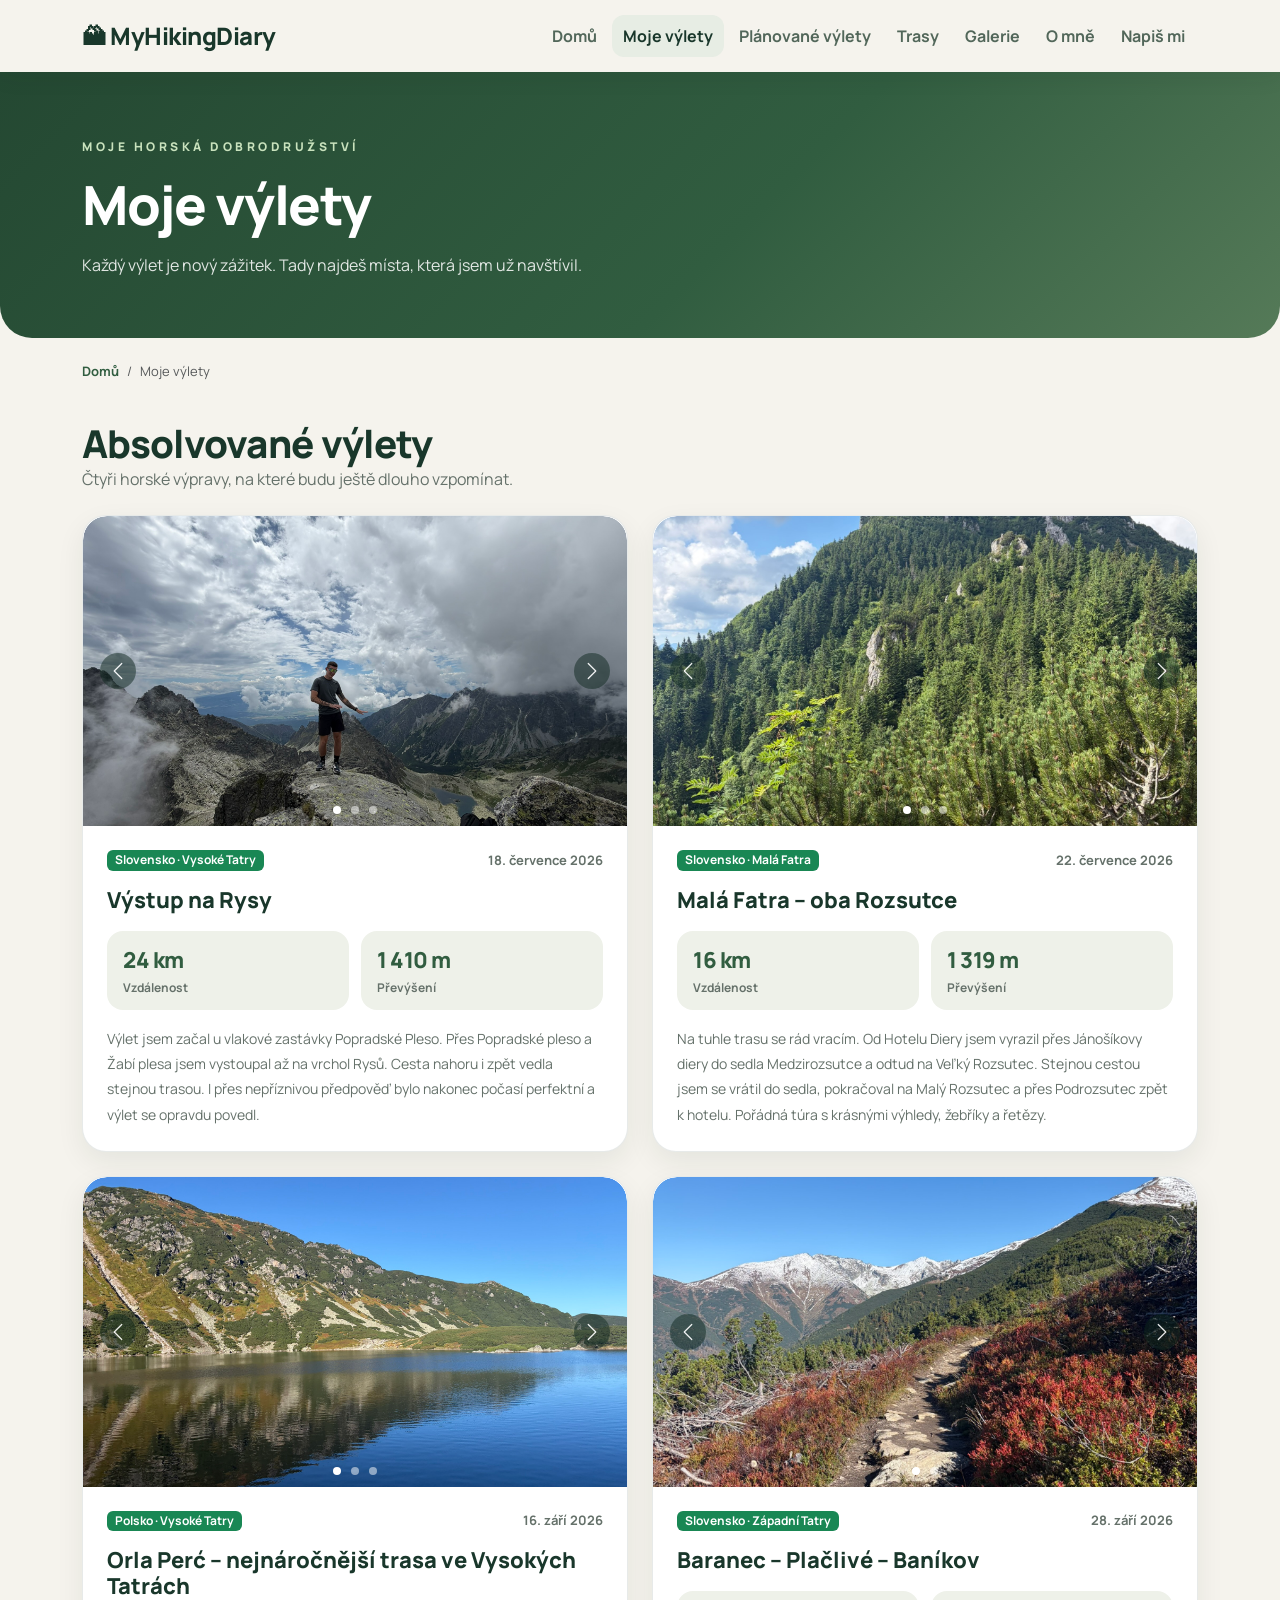
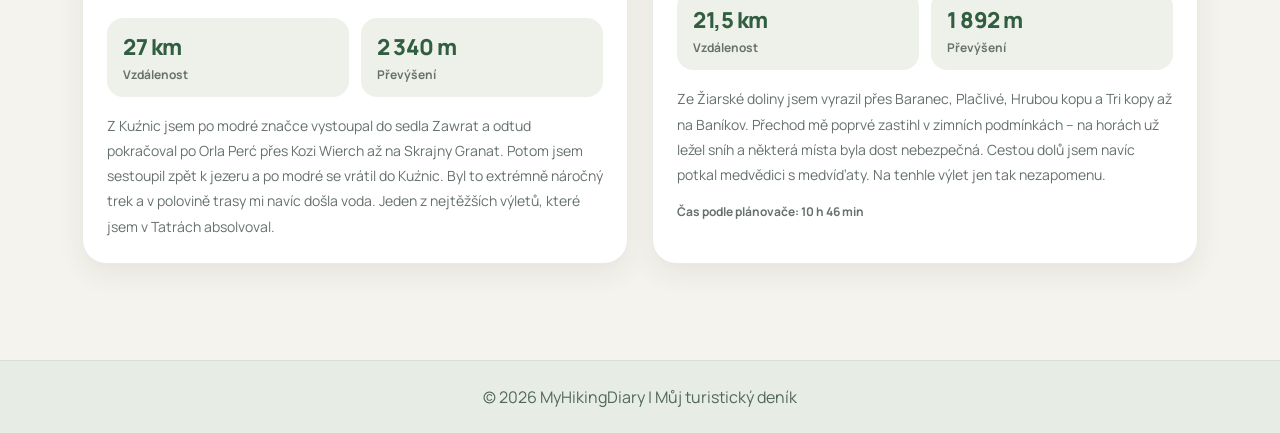
<file: vylety.html>
<!DOCTYPE html>
<html lang="cs">
<head>
<meta charset="UTF-8">
<meta name="viewport" content="width=device-width, initial-scale=1.0">
<link rel="preconnect" href="https://fonts.googleapis.com">
<link rel="preconnect" href="https://fonts.gstatic.com" crossorigin>
<link href="https://fonts.googleapis.com/css2?family=Manrope:wght@400;500;600;700;800&display=swap" rel="stylesheet">
<title>Moje výlety | MyHikingDiary</title>
<link href="https://cdn.jsdelivr.net/npm/bootstrap@5.3.3/dist/css/bootstrap.min.css" rel="stylesheet">
<link rel="stylesheet" href="css/style.css">
</head>
<body>
<nav class="navbar navbar-expand-lg navbar-light sticky-top">
    <div class="container">
        <a class="navbar-brand fw-bold" href="index.html">🏔 MyHikingDiary</a>
        <button class="navbar-toggler" type="button" data-bs-toggle="collapse" data-bs-target="#menu" aria-controls="menu" aria-expanded="false" aria-label="Otevřít navigaci">
            <span class="navbar-toggler-icon"></span>
        </button>
        <div class="collapse navbar-collapse" id="menu">
            <ul class="navbar-nav ms-auto"><li class="nav-item"><a class="nav-link" href="index.html">Domů</a></li>
<li class="nav-item"><a class="nav-link active" href="vylety.html">Moje výlety</a></li>
<li class="nav-item"><a class="nav-link" href="plany.html">Plánované výlety</a></li>
<li class="nav-item"><a class="nav-link" href="trasy.html">Trasy</a></li>
<li class="nav-item"><a class="nav-link" href="galerie.html">Galerie</a></li>
<li class="nav-item"><a class="nav-link" href="omne.html">O mně</a></li>
<li class="nav-item"><a class="nav-link" href="kontakt.html">Napiš mi</a></li>
</ul>
        </div>
    </div>
</nav>
<header class="subpage-header"><div class="container">
<p class="hero-label">MOJE HORSKÁ DOBRODRUŽSTVÍ</p><h1>Moje výlety</h1>
<p>Každý výlet je nový zážitek. Tady najdeš místa, která jsem už navštívil.</p>
</div></header>
<div class="container mt-4"><nav aria-label="breadcrumb"><ol class="breadcrumb">
<li class="breadcrumb-item"><a href="index.html">Domů</a></li><li class="breadcrumb-item active" aria-current="page">Moje výlety</li>
</ol></nav></div>
<main class="container py-4 pb-5">
<div class="section-heading mb-4"><h2>Absolvované výlety</h2><p>Čtyři horské výpravy, na které budu ještě dlouho vzpomínat.</p></div>
<div class="row g-4">

<article class="col-12 col-lg-6"><div class="card hike-card hike-diary-card h-100">
<div id="rysyCarousel" class="carousel slide hike-photo-carousel" data-bs-interval="false"><div class="carousel-inner">
<div class="carousel-item active"><img src="images/rysy1.JPEG" class="d-block w-100" alt="Horská krajina na výstupu na Rysy"></div>
<div class="carousel-item"><img src="images/rysy2.JPEG" class="d-block w-100" alt="Výhledy během výstupu na Rysy"></div>
<div class="carousel-item"><img src="images/rysy3.JPEG" class="d-block w-100" alt="Horská scenérie ve Vysokých Tatrách"></div></div>
<button class="carousel-control-prev" type="button" data-bs-target="#rysyCarousel" data-bs-slide="prev" aria-label="Předchozí fotografie"><span class="carousel-control-prev-icon"></span></button>
<button class="carousel-control-next" type="button" data-bs-target="#rysyCarousel" data-bs-slide="next" aria-label="Další fotografie"><span class="carousel-control-next-icon"></span></button>
<div class="carousel-indicators"><button type="button" data-bs-target="#rysyCarousel" data-bs-slide-to="0" class="active" aria-label="Fotografie 1"></button><button type="button" data-bs-target="#rysyCarousel" data-bs-slide-to="1" aria-label="Fotografie 2"></button><button type="button" data-bs-target="#rysyCarousel" data-bs-slide-to="2" aria-label="Fotografie 3"></button></div></div>
<div class="card-body"><div class="d-flex justify-content-between align-items-center flex-wrap gap-2"><span class="badge text-bg-success">Slovensko · Vysoké Tatry</span><span class="hike-date">18. července 2026</span></div>
<h3 class="card-title mt-3">Výstup na Rysy</h3><div class="hike-stats"><div><strong>24 km</strong><span>Vzdálenost</span></div><div><strong>1 410 m</strong><span>Převýšení</span></div></div>
<p class="card-text mt-3">Výlet jsem začal u vlakové zastávky Popradské Pleso. Přes Popradské pleso a Žabí plesa jsem vystoupal až na vrchol Rysů. Cesta nahoru i zpět vedla stejnou trasou. I přes nepříznivou předpověď bylo nakonec počasí perfektní a výlet se opravdu povedl.</p></div></div></article>

<article class="col-12 col-lg-6"><div class="card hike-card hike-diary-card h-100">
<div id="fatraCarousel" class="carousel slide hike-photo-carousel" data-bs-interval="false"><div class="carousel-inner">
<div class="carousel-item active"><img src="images/fatra1.JPEG" class="d-block w-100" alt="Horská krajina Malé Fatry"></div>
<div class="carousel-item"><img src="images/fatra2.JPEG" class="d-block w-100" alt="Výhledy na Malé Fatře"></div>
<div class="carousel-item"><img src="images/fatra3.JPEG" class="d-block w-100" alt="Horská stezka v Malé Fatře"></div></div>
<button class="carousel-control-prev" type="button" data-bs-target="#fatraCarousel" data-bs-slide="prev" aria-label="Předchozí fotografie"><span class="carousel-control-prev-icon"></span></button>
<button class="carousel-control-next" type="button" data-bs-target="#fatraCarousel" data-bs-slide="next" aria-label="Další fotografie"><span class="carousel-control-next-icon"></span></button>
<div class="carousel-indicators"><button type="button" data-bs-target="#fatraCarousel" data-bs-slide-to="0" class="active" aria-label="Fotografie 1"></button><button type="button" data-bs-target="#fatraCarousel" data-bs-slide-to="1" aria-label="Fotografie 2"></button><button type="button" data-bs-target="#fatraCarousel" data-bs-slide-to="2" aria-label="Fotografie 3"></button></div></div>
<div class="card-body"><div class="d-flex justify-content-between align-items-center flex-wrap gap-2"><span class="badge text-bg-success">Slovensko · Malá Fatra</span><span class="hike-date">22. července 2026</span></div>
<h3 class="card-title mt-3">Malá Fatra – oba Rozsutce</h3><div class="hike-stats"><div><strong>16 km</strong><span>Vzdálenost</span></div><div><strong>1 319 m</strong><span>Převýšení</span></div></div>
<p class="card-text mt-3">Na tuhle trasu se rád vracím. Od Hotelu Diery jsem vyrazil přes Jánošíkovy diery do sedla Medzirozsutce a odtud na Veľký Rozsutec. Stejnou cestou jsem se vrátil do sedla, pokračoval na Malý Rozsutec a přes Podrozsutec zpět k hotelu. Pořádná túra s krásnými výhledy, žebříky a řetězy.</p></div></div></article>

<article class="col-12 col-lg-6"><div class="card hike-card hike-diary-card h-100">
<div id="orlaCarousel" class="carousel slide hike-photo-carousel" data-bs-interval="false"><div class="carousel-inner">
<div class="carousel-item active"><img src="images/perc1.JPEG" class="d-block w-100" alt="Hřebenová trasa Orla Perć"></div>
<div class="carousel-item"><img src="images/perc2.JPEG" class="d-block w-100" alt="Skalnatý terén na Orla Perć"></div>
<div class="carousel-item"><img src="images/perc3.JPEG" class="d-block w-100" alt="Výhledy z Orla Perć"></div></div>
<button class="carousel-control-prev" type="button" data-bs-target="#orlaCarousel" data-bs-slide="prev" aria-label="Předchozí fotografie"><span class="carousel-control-prev-icon"></span></button>
<button class="carousel-control-next" type="button" data-bs-target="#orlaCarousel" data-bs-slide="next" aria-label="Další fotografie"><span class="carousel-control-next-icon"></span></button>
<div class="carousel-indicators"><button type="button" data-bs-target="#orlaCarousel" data-bs-slide-to="0" class="active" aria-label="Fotografie 1"></button><button type="button" data-bs-target="#orlaCarousel" data-bs-slide-to="1" aria-label="Fotografie 2"></button><button type="button" data-bs-target="#orlaCarousel" data-bs-slide-to="2" aria-label="Fotografie 3"></button></div></div>
<div class="card-body"><div class="d-flex justify-content-between align-items-center flex-wrap gap-2"><span class="badge text-bg-success">Polsko · Vysoké Tatry</span><span class="hike-date">16. září 2026</span></div>
<h3 class="card-title mt-3">Orla Perć – nejnáročnější trasa ve Vysokých Tatrách</h3><div class="hike-stats"><div><strong>27 km</strong><span>Vzdálenost</span></div><div><strong>2 340 m</strong><span>Převýšení</span></div></div>
<p class="card-text mt-3">Z Kuźnic jsem po modré značce vystoupal do sedla Zawrat a odtud pokračoval po Orla Perć přes Kozi Wierch až na Skrajny Granat. Potom jsem sestoupil zpět k jezeru a po modré se vrátil do Kuźnic. Byl to extrémně náročný trek a v polovině trasy mi navíc došla voda. Jeden z nejtěžších výletů, které jsem v Tatrách absolvoval.</p></div></div></article>

<article class="col-12 col-lg-6"><div class="card hike-card hike-diary-card h-100">
<div id="zapadniCarousel" class="carousel slide hike-photo-carousel" data-bs-interval="false"><div class="carousel-inner">
<div class="carousel-item active"><img src="images/zapadni1.JPEG" class="d-block w-100" alt="Hřeben Západních Tater"></div>
<div class="carousel-item"><img src="images/zapadni2.png" class="d-block w-100" alt="Horská krajina Západních Tater"></div></div>
<button class="carousel-control-prev" type="button" data-bs-target="#zapadniCarousel" data-bs-slide="prev" aria-label="Předchozí fotografie"><span class="carousel-control-prev-icon"></span></button>
<button class="carousel-control-next" type="button" data-bs-target="#zapadniCarousel" data-bs-slide="next" aria-label="Další fotografie"><span class="carousel-control-next-icon"></span></button>
<div class="carousel-indicators"><button type="button" data-bs-target="#zapadniCarousel" data-bs-slide-to="0" class="active" aria-label="Fotografie 1"></button><button type="button" data-bs-target="#zapadniCarousel" data-bs-slide-to="1" aria-label="Fotografie 2"></button></div></div>
<div class="card-body"><div class="d-flex justify-content-between align-items-center flex-wrap gap-2"><span class="badge text-bg-success">Slovensko · Západní Tatry</span><span class="hike-date">28. září 2026</span></div>
<h3 class="card-title mt-3">Baranec – Plačlivé – Baníkov</h3><div class="hike-stats"><div><strong>21,5 km</strong><span>Vzdálenost</span></div><div><strong>1 892 m</strong><span>Převýšení</span></div></div>
<p class="card-text mt-3">Ze Žiarské doliny jsem vyrazil přes Baranec, Plačlivé, Hrubou kopu a Tri kopy až na Baníkov. Přechod mě poprvé zastihl v zimních podmínkách – na horách už ležel sníh a některá místa byla dost nebezpečná. Cestou dolů jsem navíc potkal medvědici s medvíďaty. Na tenhle výlet jen tak nezapomenu.</p>
<p class="hike-extra-note mb-0">Čas podle plánovače: 10 h 46 min</p></div></div></article>

</div></main>
<footer class="text-center py-4 mt-5"><p class="mb-0">© 2026 MyHikingDiary | Můj turistický deník</p></footer>
<script src="https://cdn.jsdelivr.net/npm/bootstrap@5.3.3/dist/js/bootstrap.bundle.min.js"></script>
</body></html>
</file>
<file: css/style.css>
/* ========================================
   MYHIKE - HLAVNÍ STYLY WEBU
   ======================================== */


/* ZÁKLADNÍ NASTAVENÍ */

* {
    box-sizing: border-box;
}

body {
    margin: 0;
    font-family: Arial, sans-serif;
    background-color: #f4f6f3;
    color: #183328;
}


/* ========================================
   NAVIGACE
   ======================================== */

.navbar {
    position: relative;
    background-color: #1b2b38;
    padding: 18px 0;
    width: 100%;
    z-index: 1000;
}

.navbar-brand {
    font-size: 25px;
    font-weight: bold;
    letter-spacing: 1px;
}

.nav-link {
    margin: 0 6px;
    transition: color 0.3s;
}

.nav-link:hover {
    color: #a8e58a !important;
}

.nav-link.active {
    color: #a8e58a !important;
}


/* ========================================
   ÚVODNÍ CAROUSEL
   ======================================== */

#heroCarousel {
    position: relative;
    width: 100%;
    overflow: hidden;
}

#heroCarousel .carousel-inner {
    width: 100%;
}

#heroCarousel .carousel-item {
    height: 720px;
    background-color: transparent;
}

#heroCarousel .carousel-item img {
    display: block;
    width: 100%;
    height: 720px;
    object-fit: cover;
}

.hero-image {
    display: block;
    width: 100%;
    height: 720px;
    object-fit: cover;
    object-position: center;
    filter: brightness(55%);
}


/* TEXT PŘES FOTOGRAFIE */

.hero-overlay {
    position: absolute;
    inset: 0;
    display: flex;
    align-items: center;
    color: white;
    pointer-events: none;
    z-index: 2;
}

.hero-overlay .container {
    padding-top: 80px;
}

.hero-label {
    letter-spacing: 4px;
    font-size: 13px;
    font-weight: bold;
    color: #a8e58a;
}

.hero-overlay h1 {
    font-size: clamp(42px, 6vw, 76px);
    font-weight: bold;
    line-height: 1.1;
    margin: 25px 0;
}

.hero-overlay h1 span {
    color: #a8e58a;
}

.hero-text {
    max-width: 470px;
    font-size: 18px;
    line-height: 1.7;
    margin-bottom: 30px;
}

.hero-overlay a {
    pointer-events: auto;
}


/* OVLÁDÁNÍ CAROUSELU */

#heroCarousel .carousel-indicators {
    z-index: 4;
}

#heroCarousel .carousel-control-prev,
#heroCarousel .carousel-control-next {
    z-index: 4;
    width: 8%;
}


/* ========================================
   TLAČÍTKA
   ======================================== */

.btn-success {
    background-color: #315d40;
    border-color: #315d40;
}

.btn-success:hover {
    background-color: #244832;
    border-color: #244832;
}


/* ========================================
   STATISTIKY
   ======================================== */

/* Statistiky – zelené bubliny */
.stats-section {
    padding: 35px 0;
}

.stat-card {
    background: #315d40;
    color: white;
    border-radius: 24px;
    padding: 25px 15px;
    text-align: center;
    height: 100%;
    box-shadow: 0 6px 18px rgba(24, 51, 40, 0.12);
}

.stat-card h3 {
    color: white;
    font-size: 28px;
    font-weight: 800;
    margin-bottom: 5px;
}

.stat-card p {
    color: #edf4ed;
    margin-bottom: 0;
}


/* ========================================
   PATIČKA
   ======================================== */

footer {
    background-color: #102432;
    color: white;
}


/* ========================================
   RESPONZIVNÍ ZOBRAZENÍ
   ======================================== */

@media (max-width: 768px) {

    .navbar {
        padding: 12px 0;
    }

    #heroCarousel .carousel-item {
        height: 650px;
    }

    .hero-image {
        height: 650px;
    }

    .hero-overlay .container {
        padding-top: 100px;
    }

    .hero-overlay h1 {
        font-size: 42px;
    }

    .hero-text {
        font-size: 16px;
        max-width: 90%;
    }

    .statistics h2 {
        font-size: 32px;
    }

}


@media (max-width: 480px) {

    #heroCarousel .carousel-item {
        height: 600px;
    }

    .hero-image {
        height: 600px;
    }

    .hero-overlay h1 {
        font-size: 36px;
    }

    .hero-label {
        font-size: 11px;
        letter-spacing: 2px;
    }

}

/* ========================================
   STRÁNKA MOJE VÝLETY
   ======================================== */

.subpage-header {
    background: linear-gradient(
        rgba(10, 30, 25, 0.85),
        rgba(10, 30, 25, 0.85)
    ),
    url("../images/uvod1.jpg") center/cover;

    color: white;
    padding: 150px 0 70px;
}

.subpage-header h1 {
    font-size: clamp(38px, 5vw, 60px);
    font-weight: bold;
    margin: 15px 0;
}

.subpage-header p:not(.hero-label) {
    max-width: 600px;
    font-size: 18px;
    line-height: 1.7;
}

.breadcrumb a {
    color: #315d40;
    text-decoration: none;
}

.section-heading h2 {
    color: #183328;
    font-size: 32px;
    font-weight: bold;
}

.section-heading p {
    color: #65716a;
}

.hike-card {
    border: none;
    border-radius: 12px;
    overflow: hidden;
    box-shadow: 0 4px 18px rgba(0, 0, 0, 0.08);
    transition: transform 0.3s, box-shadow 0.3s;
}

.hike-card:hover {
    transform: translateY(-5px);
    box-shadow: 0 8px 24px rgba(0, 0, 0, 0.14);
}

.hike-card .card-img-top {
    height: 230px;
    object-fit: cover;
}

.hike-card .card-title {
    color: #183328;
    font-size: 22px;
    font-weight: bold;
}

.hike-card .card-text {
    color: #65716a;
    line-height: 1.6;
}

.hike-detail {
    color: #315d40;
    font-size: 14px;
}

/* ========================================
   TABULKA TURISTICKÝCH TRAS
   ======================================== */

#trasyTable {
    font-size: 14px;
}

#trasyTable thead th {
    background-color: #1b2b38;
    color: white;
    padding: 14px 10px;
    white-space: nowrap;
}

#trasyTable tbody td {
    padding: 12px 10px;
}

.dataTables_wrapper {
    margin-top: 20px;
    margin-bottom: 30px;
}

.dataTables_wrapper .form-control,
.dataTables_wrapper .form-select {
    border-radius: 6px;
    border: 1px solid #ced4da;
}

.dataTables_wrapper .page-link {
    color: #315d40;
}


.dataTables_wrapper .page-item.active .page-link {
    background-color: transparent;
    border-color: #315d40;
    color: #315d40;
    font-weight: bold;
}

/* ========================================
   FOTOGALERIE
   ======================================== */

.gallery-button {
    display: block;
    width: 100%;
    padding: 0;
    border: none;
    background: transparent;
    overflow: hidden;
    border-radius: 10px;
    cursor: pointer;
}

.gallery-image {
    display: block;
    width: 100%;
    height: 260px;
    object-fit: cover;
    transition: transform 0.4s, filter 0.4s;
}

.gallery-button:hover .gallery-image {
    transform: scale(1.05);
    filter: brightness(80%);
}

.gallery-caption {
    margin-top: 12px;
    margin-bottom: 5px;
    font-size: 20px;
    font-weight: bold;
    color: #183328;
}

.modal-photo {
    display: block;
    width: 100%;
    max-height: 65vh;
    object-fit: contain;
    border-radius: 8px;
}

/* ========================================
   STRÁNKA O MNĚ A KONTAKT
   ======================================== */

.about-section {
    max-width: 850px;
}

.about-section p {
    color: #65716a;
    font-size: 17px;
    line-height: 1.8;
}

.contact-section {
    max-width: 900px;
    margin: 0 auto;
    padding: 30px;
    background-color: white;
    border-radius: 12px;
    box-shadow: 0 4px 18px rgba(0, 0, 0, 0.07);
}

.contact-form .form-label {
    font-weight: 600;
    color: #183328;
}

.contact-form .form-control,
.contact-form .form-select {
    padding: 11px 12px;
    border-color: #d5ddd7;
}

.contact-form .form-control:focus,
.contact-form .form-select:focus {
    border-color: #315d40;
    box-shadow: 0 0 0 0.2rem rgba(49, 93, 64, 0.15);
}

.contact-form .form-check-input:checked {
    background-color: #315d40;
    border-color: #315d40;
}

@media (max-width: 576px) {
    .contact-section {
        padding: 20px 15px;
    }
}

/* ========================================
   PŘEPÍNACÍ ZÁLOŽKY
   ======================================== */

.tabs-section {
    width: 100%;
    max-width: 1140px;
    margin-left: auto;
    margin-right: auto;
    padding-left: 12px;
    padding-right: 12px;
    box-sizing: border-box;
}
.hike-tab-content {
    width: 100%;
    max-width: 100%;
    box-sizing: border-box;
    background-color: white;
    border: 1px solid #dee2e6;
    padding: 30px;
    border-radius: 24px;
    min-height: 250px;
    overflow-wrap: break-word;
}

.hike-tab-content h3 {
    color: #183328;
    font-size: 24px;
    font-weight: bold;
    margin-bottom: 15px;
}

.hike-tab-content p,
.hike-tab-content li {
    color: #65716a;
    line-height: 1.8;
}

.hike-tab-content ul {
    padding-left: 22px;
    margin-bottom: 22px;
}

#myHikeTabs .nav-link {
    color: #315d40;
}

#myHikeTabs .nav-link.active {
    color: #183328;
    font-weight: bold;
    border-color: #dee2e6 #dee2e6 white;
}

@media (max-width: 576px) {

    .hike-tab-content {
        padding: 20px 15px;
    }

    #myHikeTabs .nav-link {
        padding: 10px 8px;
        font-size: 13px;
    }

}


/* MYHIKE REDESIGN – moderní zaoblený vizuální styl */
:root {
  --forest: #19372b; --forest-dark: #102820; --moss: #52765c;
  --cream: #f5f3ed; --cream-card: #eeece2; --ink: #102b27;
  --muted: #68756d; --soft-border: rgba(25,55,43,.12);
  --radius-card: 24px; --radius-large: 32px;
}
html { scroll-behavior: smooth; }
body { font-family: "Manrope", sans-serif; background: var(--cream); color: var(--ink); -webkit-font-smoothing: antialiased; }
.navbar { position: relative; background: var(--cream); padding: 16px 0; z-index: 1000; }
.navbar-brand { color: var(--forest) !important; font-size: 27px; font-weight: 800; letter-spacing: -1.2px; }
.navbar .navbar-toggler { border: 1px solid var(--soft-border); border-radius: 14px; }
.navbar .nav-link { color: var(--ink) !important; font-weight: 700; padding: 10px 17px !important; margin: 0 2px; border-radius: 50px; }
.navbar .nav-link:hover, .navbar .nav-link.active { color: #fff !important; background: var(--forest); }
.navbar .btn, .btn-success, .btn-outline-success { border-radius: 50px; font-weight: 700; }
.navbar .btn { padding: 11px 20px; }
#heroCarousel { width: calc(100% - 32px); margin: 0 auto; border-radius: var(--radius-large); overflow: hidden; isolation: isolate; }
#heroCarousel .carousel-item, #heroCarousel .carousel-item img, #heroCarousel .hero-image { height: min(660px,68vw); min-height: 470px; }
#heroCarousel .hero-image { filter: brightness(58%); object-position: center; }
.hero-overlay .container { padding-top: 0; }
.hero-label { color: #e1e9d8; font-size: 12px; letter-spacing: 3.5px; font-weight: 800; }
.hero-overlay h1 { max-width: 760px; font-size: clamp(48px,6.5vw,88px); font-weight: 800; letter-spacing: -4px; line-height: 1.04; margin: 20px 0; }
.hero-overlay h1 span { color: #b9dc9d; }
.hero-text { max-width: 520px; font-size: 18px; line-height: 1.75; color: rgba(255,255,255,.9); }
.hero-actions { display: flex; flex-wrap: wrap; gap: 12px; pointer-events: auto; }
.hero-actions .btn { border-radius: 50px; padding: 14px 25px; font-weight: 800; }
.btn-success { --bs-btn-bg: var(--moss); --bs-btn-border-color: var(--moss); --bs-btn-hover-bg: var(--forest); --bs-btn-hover-border-color: var(--forest); }
.btn-outline-success { --bs-btn-color: var(--forest); --bs-btn-bg: transparent; --bs-btn-border-color: var(--forest); --bs-btn-hover-bg: var(--forest); --bs-btn-hover-border-color: var(--forest); --bs-btn-hover-color: white; }
#heroCarousel .carousel-indicators { margin-bottom: 22px; }
#heroCarousel .carousel-indicators [data-bs-target] { width: 9px; height: 9px; border-radius: 50%; border: 0; margin: 0 5px; }
.statistics { background: transparent; padding: 24px 0 38px; }
.statistics .row > div { padding: 20px; background: var(--cream-card); border-radius: var(--radius-card); }
.statistics h2 { color: var(--ink); font-size: 30px; font-weight: 800; letter-spacing: -1px; margin-bottom: 4px; }
.statistics p { color: var(--muted); font-weight: 600; margin: 0; }
.featured-section { padding-top: 18px; padding-bottom: 65px; }
.featured-heading { display: flex; justify-content: space-between; align-items: end; gap: 20px; margin-bottom: 24px; }
.eyebrow { margin-bottom: 8px; color: var(--moss); font-size: 11px; font-weight: 800; letter-spacing: 2.5px; }
.section-heading h2 { color: var(--ink); font-size: clamp(28px,3vw,40px); font-weight: 800; letter-spacing: -1.5px; margin: 0; }
.featured-card { position: relative; display: block; height: 250px; overflow: hidden; border-radius: var(--radius-card); text-decoration: none; background: #d9ded6; box-shadow: 0 8px 24px rgba(16,40,32,.08); }
.featured-card img { width: 100%; height: 100%; object-fit: cover; transition: transform .5s ease; }
.featured-card:hover img { transform: scale(1.06); }
.featured-card-shade { position: absolute; inset: 0; background: linear-gradient(transparent 35%,rgba(8,25,20,.78)); }
.featured-card-caption { position: absolute; left: 22px; right: 22px; bottom: 20px; display: flex; flex-direction: column; color: white; }
.featured-card-caption strong { font-size: 22px; font-weight: 800; }
.featured-card-caption small { font-size: 14px; color: rgba(255,255,255,.88); }
.hike-card, .contact-section, .gallery-button, .contact-form .form-control, .contact-form .form-select, .dataTables_wrapper .form-control, .dataTables_wrapper .form-select { border-radius: 18px; }
.hike-card { box-shadow: 0 10px 28px rgba(16,40,32,.07); }
.gallery-button { border-radius: 22px; }
.contact-section { border: 1px solid var(--soft-border); box-shadow: 0 12px 30px rgba(16,40,32,.06); }
.contact-form .form-control, .contact-form .form-select { padding: 13px 15px; }
.subpage-header { border-radius: 0 0 var(--radius-large) var(--radius-large); overflow: hidden; }
#trasyTable thead th { background: var(--forest); }
.hike-tab-content { border-radius: 0 0 var(--radius-card) var(--radius-card); }
footer { background: var(--forest-dark); }
@media (max-width: 991.98px) {
  .navbar .navbar-collapse { padding-top: 14px; }
  .navbar .nav-link { display: inline-block; margin: 3px 0; }
  .navbar .btn { margin: 10px 0 4px !important; }
}
@media (max-width: 767.98px) {
  #heroCarousel { width: calc(100% - 20px); border-radius: 24px; }
  #heroCarousel .carousel-item, #heroCarousel .carousel-item img, #heroCarousel .hero-image { height: 590px; min-height: 590px; }
  .hero-overlay .container { padding-left: 30px; padding-right: 30px; }
  .hero-overlay h1 { font-size: clamp(42px,10vw,58px); letter-spacing: -2px; }
  .hero-text { font-size: 15px; max-width: 100%; }
  .hero-actions { flex-direction: column; align-items: flex-start; }
  .hero-actions .btn { font-size: 14px; padding: 12px 20px; }
  .statistics { padding: 20px 0 28px; }
  .featured-heading { align-items: flex-start; flex-direction: column; }
  .featured-card { height: 230px; }
}
@media (max-width: 480px) {
  .navbar-brand { font-size: 23px; }
  #heroCarousel .carousel-item, #heroCarousel .carousel-item img, #heroCarousel .hero-image { height: 550px; min-height: 550px; }
  .hero-label { font-size: 10px; letter-spacing: 2px; }
  .hero-overlay h1 { font-size: 39px; }
  .featured-section { padding-bottom: 45px; }
}


/* ÚPRAVY PODLE ZPĚTNÉ VAZBY */
.navbar {
    position: sticky;
    top: 0;
    background: rgba(245, 243, 237, 0.96);
    backdrop-filter: blur(14px);
    -webkit-backdrop-filter: blur(14px);
    box-shadow: 0 5px 22px rgba(16, 40, 32, 0.07);
    z-index: 1030;
}

/* Statistiky: menší, oddělené a barevnější karty */
.statistics {
    padding: 30px 0 42px;
}
.statistics .row {
    --bs-gutter-x: 16px;
    --bs-gutter-y: 16px;
}
.statistics .row > div {
    padding: 0;
    background: transparent;
}
.statistics .stat-card,
.statistics .row > div > div {
    min-height: 94px;
    height: 100%;
    display: flex;
    align-items: center;
    justify-content: center;
    gap: 14px;
    padding: 17px 18px;
    border-radius: 22px;
    text-align: left;
    background: #e4eadb;
    border: 1px solid rgba(45, 83, 57, 0.12);
    box-shadow: 0 8px 22px rgba(25, 55, 43, 0.06);
    transition: transform .2s ease, box-shadow .2s ease;
}
.statistics .row > div:nth-child(2) > div {
    background: #e2eaf0;
    border-color: rgba(54, 88, 112, 0.12);
}
.statistics .row > div:nth-child(3) > div {
    background: #eee5d6;
    border-color: rgba(117, 91, 48, 0.12);
}
.statistics .row > div > div:hover {
    transform: translateY(-3px);
    box-shadow: 0 12px 26px rgba(25, 55, 43, 0.10);
}
.statistics h2 {
    font-size: 27px;
    margin: 0 0 2px;
}
.statistics p {
    font-size: 13px;
}

/* Jedna zaoblená plocha pro záložky i jejich obsah */
.tabs-card {
    overflow: hidden;
    background: #fff;
    border: 1px solid rgba(25, 55, 43, 0.13);
    border-radius: 24px;
    box-shadow: 0 12px 32px rgba(16, 40, 32, 0.06);
}
#myHikeTabs {
    display: flex;
    flex-wrap: wrap;
    gap: 7px;
    padding: 12px 14px 0;
    margin: 0;
    background: #f0f1e9;
    border: 0;
}
#myHikeTabs .nav-link {
    color: #52675a;
    border: 0;
    border-radius: 14px 14px 0 0;
    padding: 12px 18px;
    font-weight: 700;
    background: transparent;
}
#myHikeTabs .nav-link:hover {
    color: #19372b;
    background: rgba(255,255,255,.65);
}
#myHikeTabs .nav-link.active {
    color: #19372b;
    background: #fff;
    border: 0;
    box-shadow: 0 -2px 8px rgba(16,40,32,.04);
}
.tabs-card .hike-tab-content {
    min-height: 250px;
    padding: 28px 30px 30px;
    background: #fff;
    border: 1px solid rgba(25, 55, 43, 0.12);
    border-radius: 24px !important;
    box-shadow: 0 12px 32px rgba(16, 40, 32, 0.06);
    overflow: hidden;
}
@media (max-width: 767.98px) {
    .statistics { padding: 22px 0 30px; }
    .statistics .row > div > div {
        min-height: 82px;
        justify-content: flex-start;
    }
    #myHikeTabs { gap: 4px; padding: 9px 9px 0; }
    #myHikeTabs .nav-link { padding: 10px 12px; font-size: 13px; }
    .tabs-card .hike-tab-content { padding: 22px 18px 24px; }
}


/* DOLADĚNÍ: zelené statistické bubliny a zaoblení obsahu záložek */
.statistics .row > div > div {
    background: #dcebdc;
    border: 1px solid #c5dcc6;
    border-radius: 24px;
    box-shadow: 0 8px 22px rgba(35, 91, 53, 0.09);
}
.statistics .row > div:nth-child(2) > div {
    background: #d3e5d5;
    border-color: #bdd5c1;
}
.statistics .row > div:nth-child(3) > div {
    background: #c9dfcd;
    border-color: #b3cfba;
}
.statistics .row > div > div:hover {
    box-shadow: 0 12px 26px rgba(35, 91, 53, 0.14);
}

/* Zaoblit horní i dolní rohy bílé plochy s obsahem */
.tabs-card .hike-tab-content {
    border-radius: 0 0 24px 24px;
    overflow: hidden;
}
/* Samotná karta záložek má zaoblené i horní rohy */
.tabs-card {
    border-radius: 24px;
    overflow: hidden;
}


/* ZÁLOŽKY JAKO SAMOSTATNÉ ZAOBLENÉ PILULKY NAD CELOU KARTOU */
.tabs-card {
    background: transparent;
    border: 0;
    border-radius: 0;
    box-shadow: none;
    overflow: visible;
}

#myHikeTabs {
    display: flex;
    flex-wrap: wrap;
    align-items: center;
    gap: 10px;
    padding: 0 0 14px 8px;
    margin: 0;
    background: transparent;
    border: 0;
}

#myHikeTabs .nav-link,
#myHikeTabs .nav-link.active {
    border: 1px solid rgba(25, 55, 43, 0.12);
    border-radius: 16px;
    padding: 12px 20px;
    background: #e9eee5;
    color: #315d40;
    font-weight: 700;
    box-shadow: 0 4px 12px rgba(16, 40, 32, 0.04);
    transition: background .2s ease, transform .2s ease, box-shadow .2s ease;
}

#myHikeTabs .nav-link:hover {
    background: #dce8d9;
    transform: translateY(-1px);
}

#myHikeTabs .nav-link.active {
    color: #fff;
    background: #315d40;
    border-color: #315d40;
    box-shadow: 0 6px 16px rgba(49, 93, 64, 0.18);
}

.tabs-card .hike-tab-content {
    min-height: 250px;
    padding: 30px;
    background: #fff;
    border: 1px solid rgba(25, 55, 43, 0.12);
    border-radius: 24px;
    overflow: hidden;
    box-shadow: 0 12px 32px rgba(16, 40, 32, 0.06);
}

@media (max-width: 767.98px) {
    #myHikeTabs {
        gap: 7px;
        padding: 0 0 12px 2px;
    }
    #myHikeTabs .nav-link,
    #myHikeTabs .nav-link.active {
        padding: 10px 14px;
        border-radius: 14px;
        font-size: 13px;
    }
    .tabs-card .hike-tab-content {
        padding: 22px 18px 24px;
        border-radius: 20px;
    }
}


/* OPRAVA: všechny čtyři rohy bílé plochy s obsahem záložky */
.tabs-card .tab-content,
.tabs-card .tab-pane,
.tabs-card .hike-tab-content {
    border-radius: 24px !important;
}

.tabs-card .hike-tab-content {
    background: #fff;
    border: 1px solid rgba(25, 55, 43, 0.12);
    overflow: hidden;
    margin-top: 0;
}

@media (max-width: 767.98px) {
    .tabs-card .tab-content,
    .tabs-card .tab-pane,
    .tabs-card .hike-tab-content {
        border-radius: 20px !important;
    }
}
/* Zaoblení celého bílého okna se záložkami */
#myHikeTabsContent.hike-tab-content {
    border: 1px solid #dee2e6 !important;
    border-radius: 24px !important;
    margin-top: 12px;
    overflow: hidden;
}

/* Zrušení spodního rámečku aktivní záložky */
#myHikeTabs .nav-link.active {
    border-bottom-color: transparent !important;
}
/* Mobilní tlačítko navigace */
.navbar-toggler {
    background-color: #315d40 !important;
    border: 2px solid #315d40 !important;
    border-radius: 12px;
    padding: 9px 12px;
    box-shadow: 0 4px 10px rgba(24, 51, 40, 0.15);
}

/* Bílé tři čárky */
.navbar-toggler-icon {
    filter: brightness(0) invert(1);
}

/* Zvýraznění při kliknutí */
.navbar-toggler:focus {
    box-shadow: 0 0 0 3px rgba(49, 93, 64, 0.25);
}
.navbar .container {
    display: flex;
    align-items: center;
    justify-content: space-between;
}

.navbar-brand {
    margin-right: auto;
}

.navbar-toggler {
    flex-shrink: 0;
    margin-left: 15px;
}

.navbar-toggler-icon {
    filter: brightness(0) invert(1);
}

/* =====================================================
   MYHIKE – SPOLEČNÉ DOLADĚNÍ VŠECH PODSTRÁNEK
   ===================================================== */
:root {
    --forest: #315d40;
    --forest-dark: #19372b;
    --cream: #f5f3ed;
    --sage: #e4eadf;
    --ink: #183328;
    --muted: #65716a;
}
html { scroll-behavior: smooth; }
body {
    font-family: 'Manrope', Arial, sans-serif;
    background: var(--cream);
    color: var(--ink);
}
.navbar {
    position: sticky !important;
    top: 0;
    z-index: 1030;
    width: 100%;
    padding: 13px 0;
    background: rgba(245,243,237,.97) !important;
    backdrop-filter: blur(14px);
    -webkit-backdrop-filter: blur(14px);
    box-shadow: 0 5px 22px rgba(16,40,32,.07);
}
.navbar .container { display:flex; align-items:center; }
.navbar-brand {
    color: var(--forest-dark) !important;
    font-size: 24px;
    font-weight: 800 !important;
    letter-spacing: -.5px;
    margin-right: auto;
}
.navbar .navbar-collapse { align-items:center; }
.navbar .nav-link {
    color: #52675a !important;
    font-weight: 700;
    padding: 9px 11px !important;
    border-radius: 12px;
    transition: background .2s ease, color .2s ease;
}
.navbar .nav-link:hover,
.navbar .nav-link.active {
    color: var(--forest-dark) !important;
    background: #e7ede4;
}
.navbar .btn {
    border-radius: 14px;
    padding: 10px 17px;
    font-weight: 700;
}
.navbar-toggler {
    flex-shrink: 0;
    margin-left: 12px;
    border: 1px solid var(--forest) !important;
    border-radius: 12px;
    padding: 8px 11px;
    background: var(--forest) !important;
    box-shadow: 0 4px 10px rgba(24,51,40,.14);
}
.navbar-toggler-icon { filter: brightness(0) invert(1); }
.navbar-toggler:focus { box-shadow: 0 0 0 3px rgba(49,93,64,.2); }

.subpage-header {
    padding: 66px 0 58px;
    background: linear-gradient(135deg, #244832 0%, #315d40 58%, #557a58 100%);
    color: #fff;
}
.subpage-header .hero-label { color: #c9e2bd; }
.subpage-header h1 {
    color: #fff;
    font-size: clamp(34px, 5vw, 54px);
    font-weight: 800;
    letter-spacing: -1.5px;
    margin: 12px 0 14px;
}
.subpage-header p:not(.hero-label) {
    max-width: 680px;
    color: rgba(255,255,255,.86);
    font-size: 16px;
    line-height: 1.8;
    margin-bottom: 0;
}
.breadcrumb { font-size: 13px; }
.breadcrumb a { color: var(--forest); text-decoration: none; font-weight: 700; }
.breadcrumb a:hover { text-decoration: underline; }
.section-heading h2 {
    color: var(--forest-dark);
    font-weight: 800;
    letter-spacing: -.7px;
}
.section-heading p { color: var(--muted); }

.hike-card, .gallery-card, .contact-form, .about-section,
.table-card, .route-table-wrapper {
    border-radius: 22px;
}
.hike-card {
    overflow: hidden;
    border: 1px solid rgba(25,55,43,.10);
    background: #fff;
    box-shadow: 0 10px 28px rgba(16,40,32,.07);
    transition: transform .22s ease, box-shadow .22s ease;
}
.hike-card:hover {
    transform: translateY(-4px);
    box-shadow: 0 16px 34px rgba(16,40,32,.12);
}
.hike-card .card-img-top {
    width: 100%;
    height: 225px;
    object-fit: cover;
}
.hike-card .card-body { padding: 23px; }
.hike-card .card-title {
    color: var(--forest-dark);
    font-weight: 800;
}
.hike-card .card-text, .hike-detail { color: var(--muted); line-height: 1.7; }
.btn-success {
    background: var(--forest) !important;
    border-color: var(--forest) !important;
    border-radius: 13px;
    font-weight: 700;
}
.btn-success:hover {
    background: #244832 !important;
    border-color: #244832 !important;
}
.btn-outline-success {
    color: var(--forest) !important;
    border-color: var(--forest) !important;
    border-radius: 13px;
    font-weight: 700;
}
.btn-outline-success:hover { color:#fff !important; background:var(--forest) !important; }

.gallery-card, .gallery-item {
    overflow: hidden;
    border-radius: 20px;
}
.gallery-card img, .gallery-item img {
    transition: transform .3s ease;
}
.gallery-card:hover img, .gallery-item:hover img { transform: scale(1.035); }
.modal-content {
    border: 0;
    border-radius: 22px;
    overflow: hidden;
}
.modal-header { background: var(--forest-dark); color:#fff; }
.modal-header .btn-close { filter: invert(1); }

.contact-form, .about-section {
    padding: clamp(20px, 4vw, 34px);
    background: #fff;
    border: 1px solid rgba(25,55,43,.10);
    box-shadow: 0 10px 28px rgba(16,40,32,.06);
}
.contact-form .form-control,
.contact-form .form-select {
    border: 1px solid #d9e1d8;
    border-radius: 12px;
    padding: 11px 13px;
}
.contact-form .form-control:focus,
.contact-form .form-select:focus {
    border-color: #7da184;
    box-shadow: 0 0 0 .2rem rgba(49,93,64,.13);
}
.form-check-input:checked { background-color: var(--forest); border-color: var(--forest); }

table.dataTable, .table {
    border-color: #e4e9e2;
}
table.dataTable thead th, .table thead th {
    background: #e7ede4;
    color: var(--forest-dark);
    font-weight: 800;
    border-bottom: 0;
}
.dataTables_wrapper .dataTables_filter input,
.dataTables_wrapper .dataTables_length select {
    border: 1px solid #d9e1d8;
    border-radius: 10px;
    padding: 6px 9px;
}
.dataTables_wrapper .page-link {
    color: var(--forest);
    border-radius: 8px;
    margin: 0 2px;
}
.dataTables_wrapper .page-item.active .page-link {
    background: var(--forest);
    border-color: var(--forest);
    color: #fff;
}
footer {
    margin-top: 55px;
    padding: 25px 12px !important;
    background: #e7ede4 !important;
    color: #52675a;
    border-top: 1px solid rgba(25,55,43,.08);
}
@media (max-width: 991.98px) {
    .navbar .navbar-collapse {
        padding: 14px 0 5px;
        background: transparent;
    }
    .navbar .nav-link { display: block; margin: 3px 0; }
    .navbar .btn { margin: 10px 0 4px !important; }
}
@media (max-width: 767.98px) {
    .subpage-header { padding: 48px 0 42px; }
    .hike-card .card-img-top { height: 205px; }
    .contact-form, .about-section { border-radius: 18px; }
}


/* O mně a kontakt – jednotné vystředění obsahu na širokých obrazovkách */
.about-contact-main {
    max-width: 900px;
    margin-left: auto;
    margin-right: auto;
}
.about-contact-main .about-section,
.about-contact-main .contact-section {
    width: 100%;
    max-width: none;
    margin-left: auto;
    margin-right: auto;
}
@media (max-width: 767.98px) {
    .about-contact-main {
        max-width: 100%;
    }
}


/* DataTables – šipka výběru počtu tras vedle políčka */
.dataTables_wrapper .dataTables_length .length-select-wrap {
    display: inline-flex;
    align-items: center;
    position: relative;
    vertical-align: middle;
    margin: 0 7px 0 4px;
}
.dataTables_wrapper .dataTables_length .length-select-wrap select {
    appearance: none;
    -webkit-appearance: none;
    -moz-appearance: none;
    margin: 0;
    padding: 6px 9px;
    min-width: 38px;
    background-image: none;
}
.dataTables_wrapper .dataTables_length .length-select-wrap::after {
    content: "";
    width: 7px;
    height: 7px;
    border-right: 1.7px solid #315d40;
    border-bottom: 1.7px solid #315d40;
    transform: rotate(45deg);
    margin-left: 9px;
    margin-right: 2px;
    margin-top: -4px;
    pointer-events: none;
}


/* KARTY OSOBNÍHO TURISTICKÉHO DENÍKU */
.hike-diary-card {
    border: 1px solid rgba(25, 55, 43, .10);
    border-radius: 24px;
    background: #fff;
}
.hike-photo-carousel,
.hike-photo-carousel .carousel-inner,
.hike-photo-carousel .carousel-item {
    border-radius: 24px 24px 0 0;
    overflow: hidden;
}
.hike-photo-carousel .carousel-item img {
    display: block;
    width: 100%;
    height: 310px;
    object-fit: cover;
}
.hike-photo-carousel .carousel-control-prev,
.hike-photo-carousel .carousel-control-next {
    width: 13%;
    opacity: .9;
}
.hike-photo-carousel .carousel-control-prev-icon,
.hike-photo-carousel .carousel-control-next-icon {
    background-color: rgba(16, 40, 32, .55);
    border-radius: 50%;
    background-size: 55%;
    padding: 18px;
}
.hike-photo-carousel .carousel-indicators {
    margin-bottom: 12px;
}
.hike-photo-carousel .carousel-indicators [data-bs-target] {
    width: 8px;
    height: 8px;
    border: 0;
    border-radius: 50%;
    margin: 0 5px;
}
.hike-date {
    color: var(--muted);
    font-size: 13px;
    font-weight: 700;
}
.hike-stats {
    display: flex;
    gap: 12px;
    margin-top: 18px;
}
.hike-stats > div {
    flex: 1;
    display: flex;
    flex-direction: column;
    gap: 2px;
    padding: 13px 16px;
    border-radius: 16px;
    background: #eef1e9;
}
.hike-stats strong {
    color: var(--forest);
    font-size: 22px;
    font-weight: 800;
    letter-spacing: -.5px;
}
.hike-stats span {
    color: var(--muted);
    font-size: 12px;
    font-weight: 700;
}
.hike-diary-card .card-body {
    padding: 24px;
}
.hike-diary-card .card-text {
    font-size: 14px;
    line-height: 1.8;
}
.hike-extra-note {
    color: var(--muted);
    font-size: 12px;
    font-weight: 700;
}
@media (max-width: 575.98px) {
    .hike-photo-carousel .carousel-item img {
        height: 245px;
    }
    .hike-diary-card .card-body {
        padding: 19px;
    }
    .hike-stats strong {
        font-size: 19px;
    }
}


/* Pevná navigační tlačítka O mně a Napiš mi – stejný vzhled na všech stránkách */
.navbar-actions .btn {
    display: inline-flex;
    align-items: center;
    justify-content: center;
    min-height: 40px;
    border: 1px solid var(--forest) !important;
    border-radius: 14px;
    padding: 10px 17px;
    color: var(--forest) !important;
    background: transparent !important;
    font-weight: 700;
    line-height: 1.2;
    white-space: nowrap;
    text-decoration: none;
    box-shadow: none !important;
}
.navbar-actions .btn:hover,
.navbar-actions .btn:focus-visible {
    color: #fff !important;
    background: var(--forest) !important;
    border-color: var(--forest) !important;
}
@media (max-width: 991.98px) {
    .navbar-actions {
        margin: 12px 0 4px;
        justify-content: flex-start;
        flex-wrap: wrap;
    }
}
</file>
